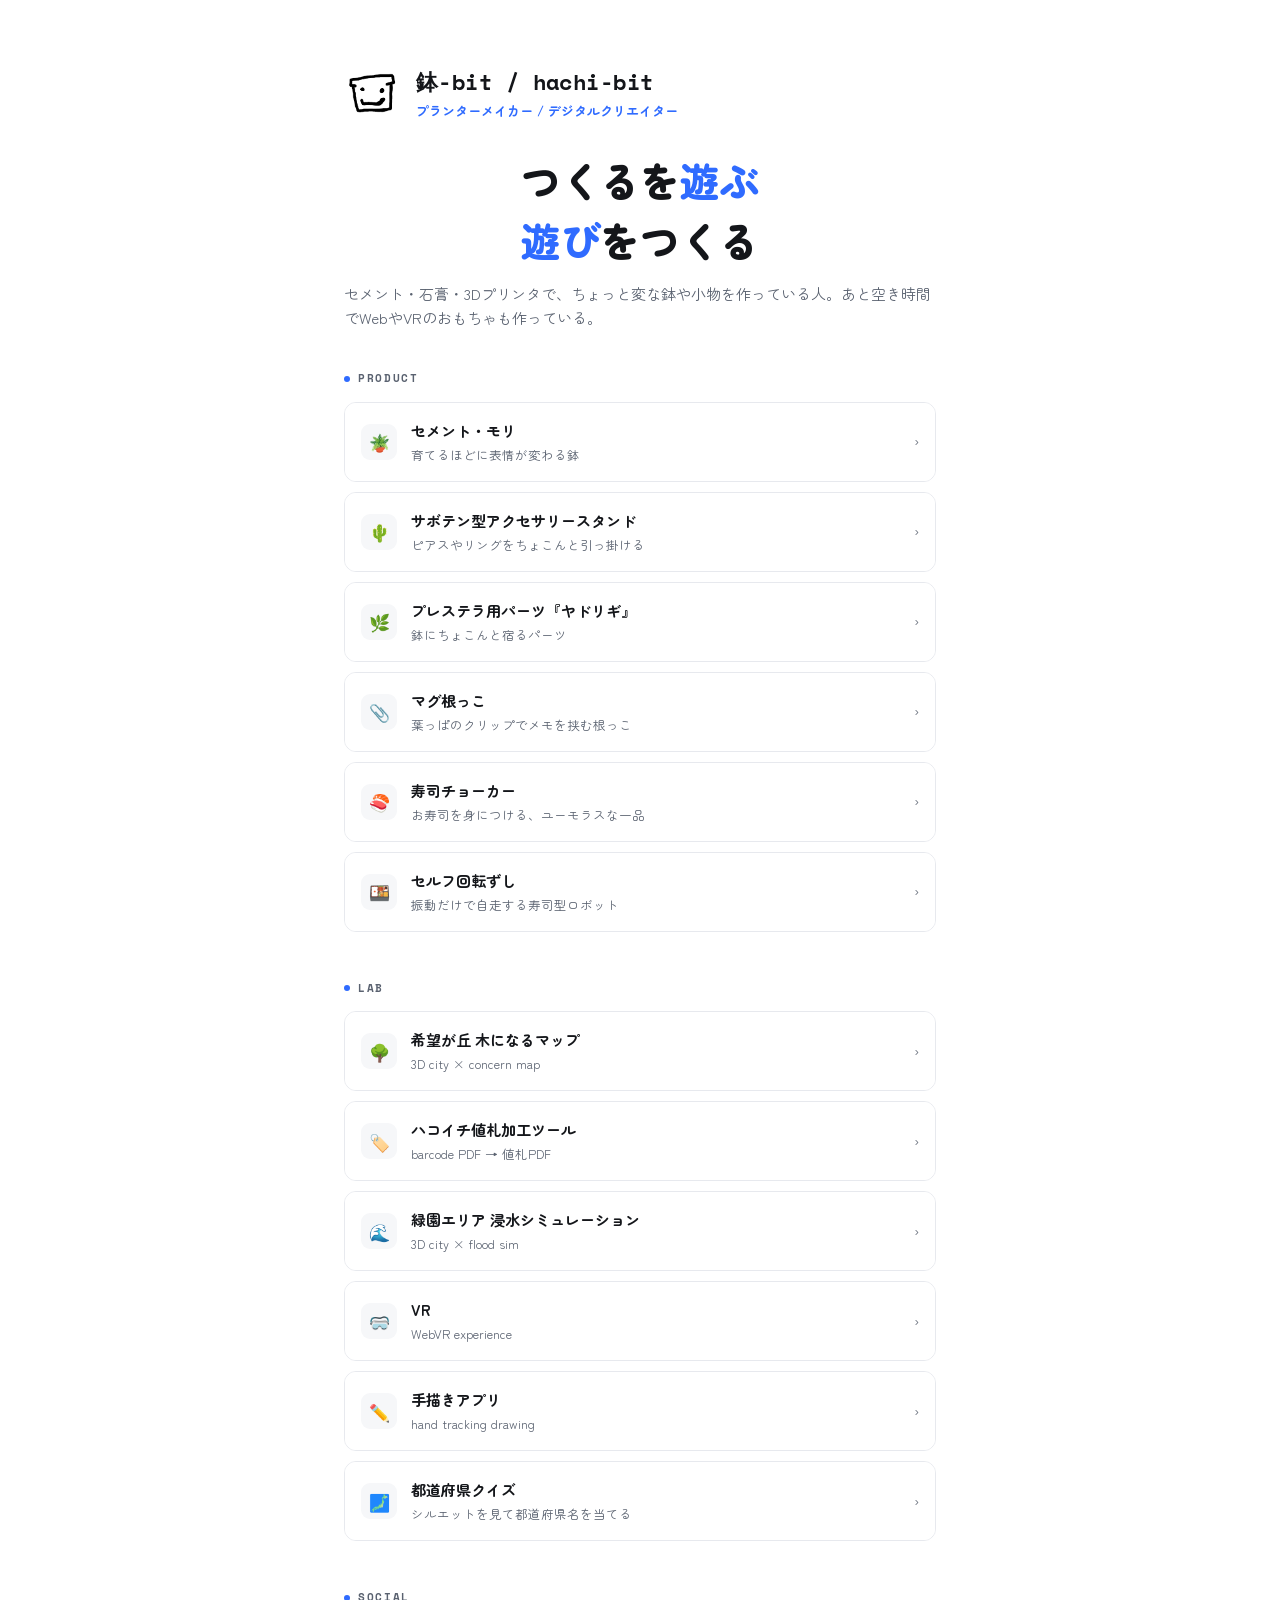
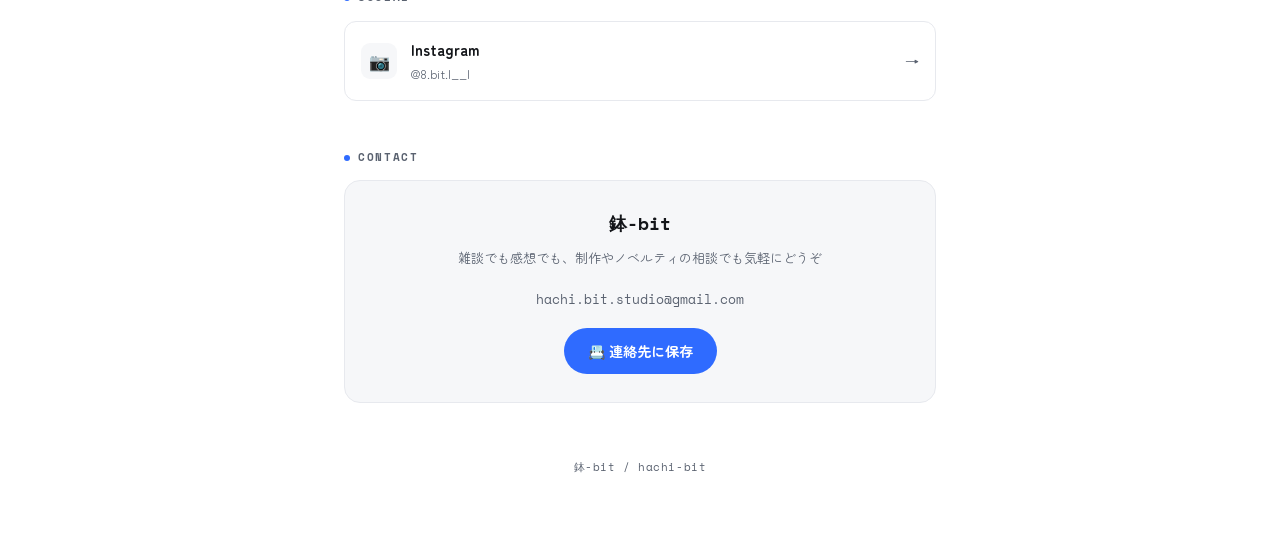
<file: index.html>
<!DOCTYPE html>
<html lang="ja">
<head>
  <meta charset="UTF-8">
  <meta name="viewport" content="width=device-width, initial-scale=1.0">
  <title>鉢-bit | hachi-bit</title>
  <meta name="description" content="鉢-bit(hachi-bit / 8-bit) — つくるを遊ぶ 遊びをつくる">
  <link rel="icon" href="icon.png">
  <!-- OGP -->
  <meta property="og:title" content="鉢-bit | hachi-bit">
  <meta property="og:description" content="つくるを遊ぶ 遊びをつくる">
  <meta property="og:image" content="https://hachi-bit.github.io/link/icon.png">
  <meta property="og:url" content="https://hachi-bit.github.io/link/">
  <meta property="og:type" content="website">
  <meta name="twitter:card" content="summary">
  <meta name="twitter:title" content="鉢-bit | hachi-bit">
  <meta name="twitter:description" content="つくるを遊ぶ 遊びをつくる">
  <meta name="twitter:image" content="https://hachi-bit.github.io/link/icon.png">
  <link rel="preconnect" href="https://fonts.googleapis.com">
  <link href="https://fonts.googleapis.com/css2?family=Zen+Maru+Gothic:wght@400;700;900&family=Space+Mono:wght@400;700&display=swap" rel="stylesheet">
  <!-- JSON-LD -->
  <!-- sameAsはSNS非公開期間のため一時削除。復活時は以下を"description"の下に追加:
    "sameAs": [
      "https://x.com/plant_8bit",
      "https://www.instagram.com/8.bit.l__l/",
      "https://note.com/hachi_bit"
    ]
  -->
  <script type="application/ld+json">
  {
    "@context": "https://schema.org",
    "@type": "Person",
    "name": "鉢-bit",
    "alternateName": ["hachi-bit", "8-bit"],
    "url": "https://hachi-bit.github.io/link/",
    "image": "https://hachi-bit.github.io/link/icon.png",
    "description": "つくるを遊ぶ 遊びをつくる"
  }
  </script>
  <style>
    :root {
      --ink: #14161a;
      --sub: #5a6270;
      --line: #e7e9ee;
      --bg: #ffffff;
      --bg-soft: #f6f7f9;
      --accent: #2f6bff;
      --accent-soft: rgba(47,107,255,0.08);
      --accent-border: rgba(47,107,255,0.25);
      --yellow: #F5C400;
    }

    * { margin: 0; padding: 0; box-sizing: border-box; }

    body {
      background: var(--bg);
      color: var(--ink);
      font-family: 'Zen Maru Gothic', sans-serif;
      line-height: 1.6;
    }

    .container {
      max-width: 640px;
      margin: 0 auto;
      padding: 64px 24px 80px;
    }

    /* ===== Hero ===== */
    .hero {
      display: flex;
      align-items: center;
      gap: 16px;
      margin-bottom: 8px;
    }

    .hero img {
      width: 56px;
      height: 56px;
      border-radius: 50%;
      object-fit: cover;
    }

    .hero-name {
      font-family: 'Space Mono', monospace;
      font-weight: 700;
      font-size: 22px;
      letter-spacing: 0.02em;
    }

    .hero-role {
      font-size: 13px;
      color: var(--accent);
      font-weight: 700;
      margin-top: 2px;
    }

    h1.headline {
      font-size: 40px;
      font-weight: 900;
      line-height: 1.5;
      letter-spacing: -0.01em;
      text-align: center;
      margin: 28px 0 12px;
    }

    h1.headline em {
      font-style: normal;
      color: var(--accent);
    }

    .sub {
      font-size: 15px;
      color: var(--sub);
      margin-bottom: 40px;
    }

    /* ===== セクション ===== */
    .section {
      margin-bottom: 48px;
    }

    .section-label {
      font-family: 'Space Mono', monospace;
      font-size: 11px;
      font-weight: 700;
      color: var(--sub);
      letter-spacing: 0.15em;
      text-transform: uppercase;
      margin-bottom: 14px;
      display: flex;
      align-items: center;
      gap: 8px;
    }

    .section-label::before {
      content: '';
      width: 6px;
      height: 6px;
      border-radius: 50%;
      background: var(--accent);
    }

    /* ===== カード（アコーディオン風の明快なリスト） ===== */
    .item {
      display: flex;
      align-items: center;
      gap: 14px;
      padding: 16px;
      border: 1px solid var(--line);
      border-radius: 12px;
      text-decoration: none;
      color: var(--ink);
      background: #fff;
      margin-bottom: 10px;
      transition: border-color 0.15s, background 0.15s;
    }

    .item:hover {
      border-color: var(--accent-border);
      background: var(--accent-soft);
    }

    .item-icon {
      width: 36px;
      height: 36px;
      border-radius: 9px;
      background: var(--bg-soft);
      display: flex;
      align-items: center;
      justify-content: center;
      flex-shrink: 0;
      font-size: 17px;
    }

    .item:hover .item-icon {
      background: var(--accent-soft);
    }

    .item-body { flex: 1; min-width: 0; }

    .item-title {
      font-size: 15px;
      font-weight: 700;
      margin-bottom: 2px;
    }

    .item-desc {
      font-size: 12.5px;
      color: var(--sub);
    }

    .item-arrow {
      color: var(--sub);
      font-size: 14px;
      flex-shrink: 0;
      transition: transform 0.2s;
    }

    .item:hover .item-arrow {
      color: var(--accent);
    }

    /* ===== 展開式アイテム（Product：ELI5→もっと詳しく） ===== */
    .expand {
      border: 1px solid var(--line);
      border-radius: 12px;
      margin-bottom: 10px;
      overflow: hidden;
    }

    .expand-head {
      display: flex;
      align-items: center;
      gap: 14px;
      padding: 16px;
      cursor: pointer;
      background: #fff;
      transition: background 0.15s;
      -webkit-tap-highlight-color: transparent;
    }

    .expand-head:hover { background: var(--accent-soft); }

    .expand.open .expand-head { background: var(--accent-soft); }

    .expand.open .item-arrow { transform: rotate(90deg); color: var(--accent); }

    .expand-body {
      max-height: 0;
      overflow: hidden;
      transition: max-height 0.25s ease;
      background: var(--bg-soft);
    }

    .expand.open .expand-body {
      max-height: 260px;
    }

    .expand-body-inner {
      padding: 4px 16px 18px 66px;
    }

    .expand-detail {
      font-size: 13px;
      color: var(--sub);
      line-height: 1.8;
      margin-bottom: 12px;
      white-space: pre-line;
    }

    .expand-link {
      display: inline-flex;
      align-items: center;
      gap: 4px;
      font-size: 12.5px;
      font-weight: 700;
      color: var(--accent);
      text-decoration: none;
    }

    /* ===== Contact（answer-engineのヒーロー的な強調ブロック） ===== */
    .contact-block {
      border: 1px solid var(--line);
      border-radius: 16px;
      padding: 28px 24px;
      background: var(--bg-soft);
      text-align: center;
    }

    .contact-name {
      font-family: 'Space Mono', monospace;
      font-weight: 700;
      font-size: 18px;
      margin-bottom: 10px;
    }

    .contact-note {
      font-size: 13px;
      color: var(--sub);
      margin-bottom: 16px;
    }

    .contact-email {
      display: inline-block;
      font-size: 13px;
      color: var(--sub);
      font-family: 'Space Mono', monospace;
      text-decoration: none;
      margin-bottom: 18px;
    }

    .contact-email:hover { color: var(--accent); }

    .contact-btn {
      display: inline-flex;
      align-items: center;
      gap: 8px;
      padding: 12px 24px;
      border-radius: 999px;
      background: var(--accent);
      color: #fff;
      font-weight: 700;
      font-size: 14px;
      text-decoration: none;
      transition: opacity 0.15s;
    }

    .contact-btn:hover { opacity: 0.85; }

    .footer {
      text-align: center;
      font-size: 11px;
      color: var(--sub);
      font-family: 'Space Mono', monospace;
      margin-top: 56px;
      letter-spacing: 0.05em;
    }
  </style>
</head>
<body>

  <div class="container">

    <!-- Hero -->
    <div class="hero">
      <img src="icon.png" alt="鉢-bit">
      <div>
        <div class="hero-name">鉢-bit / hachi-bit</div>
        <div class="hero-role">プランターメイカー / デジタルクリエイター</div>
      </div>
    </div>

    <h1 class="headline">つくるを<em>遊ぶ</em><br><em>遊び</em>をつくる</h1>
    <p class="sub">セメント・石膏・3Dプリンタで、ちょっと変な鉢や小物を作っている人。あと空き時間でWebやVRのおもちゃも作っている。</p>

    <!-- Product -->
    <div class="section">
      <div class="section-label">Product</div>

      <div class="expand">
        <div class="expand-head" onclick="toggleExpand(this)">
          <div class="item-icon">🪴</div>
          <div class="item-body">
            <div class="item-title">セメント・モリ</div>
            <div class="item-desc">育てるほどに表情が変わる鉢</div>
          </div>
          <div class="item-arrow">›</div>
        </div>
        <div class="expand-body">
          <div class="expand-body-inner">
            <div class="expand-detail">素材は石膏。使うほど風合いが移ろい、表情が変わっていく"育てる鉢"。
名前は cement（セメント）× memento mori（死を想え）の言葉遊びから。
完成した瞬間がゴールではなく、朽ちていく過程そのものを楽しむ一点物。</div>
            <a class="expand-link" href="cement-mori/index.html">くわしいページを見る →</a>
          </div>
        </div>
      </div>

      <div class="expand">
        <div class="expand-head" onclick="toggleExpand(this)">
          <div class="item-icon">🌵</div>
          <div class="item-body">
            <div class="item-title">サボテン型アクセサリースタンド</div>
            <div class="item-desc">ピアスやリングをちょこんと引っ掛ける</div>
          </div>
          <div class="item-arrow">›</div>
        </div>
        <div class="expand-body">
          <div class="expand-body-inner">
            <div class="expand-detail">サボテンの形をしたアクセサリースタンド。トゲの部分にピアスやリングをちょこんと引っ掛けられる。3Dプリンタ製。</div>
            <a class="expand-link" href="cactus-stand/index.html">くわしいページを見る →</a>
          </div>
        </div>
      </div>

      <div class="expand">
        <div class="expand-head" onclick="toggleExpand(this)">
          <div class="item-icon">🌿</div>
          <div class="item-body">
            <div class="item-title">プレステラ用パーツ『ヤドリギ』</div>
            <div class="item-desc">鉢にちょこんと宿るパーツ</div>
          </div>
          <div class="item-arrow">›</div>
        </div>
        <div class="expand-body">
          <div class="expand-body-inner">
            <div class="expand-detail">園芸でおなじみのプレステラ鉢に取り付けられるオリジナルパーツ。名前の通り、鉢に宿るヤドリギのようなデザイン。3Dプリンタ製。</div>
            <a class="expand-link" href="yadorigi/index.html">くわしいページを見る →</a>
          </div>
        </div>
      </div>

      <div class="expand">
        <div class="expand-head" onclick="toggleExpand(this)">
          <div class="item-icon">📎</div>
          <div class="item-body">
            <div class="item-title">マグ根っこ</div>
            <div class="item-desc">葉っぱのクリップでメモを挟む根っこ</div>
          </div>
          <div class="item-arrow">›</div>
        </div>
        <div class="expand-body">
          <div class="expand-body-inner">
            <div class="expand-detail">根っこのような丸い土台に、葉っぱ型のクリップが生えたメモホルダー。土台のスリットにメモやカードも挟める。3Dプリンタ製。</div>
            <a class="expand-link" href="mag-nekko/index.html">くわしいページを見る →</a>
          </div>
        </div>
      </div>

      <div class="expand">
        <div class="expand-head" onclick="toggleExpand(this)">
          <div class="item-icon">🍣</div>
          <div class="item-body">
            <div class="item-title">寿司チョーカー</div>
            <div class="item-desc">お寿司を身につける、ユーモラスな一品</div>
          </div>
          <div class="item-arrow">›</div>
        </div>
        <div class="expand-body">
          <div class="expand-body-inner">
            <div class="expand-detail">お寿司モチーフのチョーカーセット。ネタが首元にちょこんと乗る、ちょっとユーモラスで目を引くアクセサリー。3Dプリンタ製。</div>
            <a class="expand-link" href="sushi-choker/index.html">くわしいページを見る →</a>
          </div>
        </div>
      </div>

      <div class="expand">
        <div class="expand-head" onclick="toggleExpand(this)">
          <div class="item-icon">🍱</div>
          <div class="item-body">
            <div class="item-title">セルフ回転ずし</div>
            <div class="item-desc">振動だけで自走する寿司型ロボット</div>
          </div>
          <div class="item-arrow">›</div>
        </div>
        <div class="expand-body">
          <div class="expand-body-inner">
            <div class="expand-detail">3Dプリンタで作った寿司型の振動ロボット。モーターと電池を内蔵していて、振動の力で円を描くように自分で前進する。
「決められたレーンを回るのには、飽きたのさ。」</div>
            <a class="expand-link" href="self-sushi/index.html">くわしいページを見る →</a>
          </div>
        </div>
      </div>
    </div>

    <!-- Lab -->
    <div class="section">
      <div class="section-label">Lab</div>

      <div class="expand">
        <div class="expand-head" onclick="toggleExpand(this)">
          <div class="item-icon">🌳</div>
          <div class="item-body">
            <div class="item-title">希望が丘 木になるマップ</div>
            <div class="item-desc">3D city × concern map</div>
          </div>
          <div class="item-arrow">›</div>
        </div>
        <div class="expand-body">
          <div class="expand-body-inner">
            <div class="expand-detail">PLATEAUの3D都市モデル（建物・地形）の上に、住民から寄せられた「気になること」の投稿をピンとして表示するWebアプリ。投稿はGoogleフォームで受け付け、地図に反映される。</div>
            <a class="expand-link" href="https://hachi-bit.github.io/minamaki-plateau-report/" target="_blank" rel="noopener">マップを開く →</a>
          </div>
        </div>
      </div>

      <div class="expand">
        <div class="expand-head" onclick="toggleExpand(this)">
          <div class="item-icon">🏷️</div>
          <div class="item-body">
            <div class="item-title">ハコイチ値札加工ツール</div>
            <div class="item-desc">barcode PDF → 値札PDF</div>
          </div>
          <div class="item-arrow">›</div>
        </div>
        <div class="expand-body">
          <div class="expand-body-inner">
            <div class="expand-detail">ハコイチ管理システムから出力したバーコードPDFを、ホチキス留めしやすい余白付きの値札PDFに自動変換するツール。サイズ変更など加工機能も搭載。ブラウザだけで完結し、PDFはどこにも送信されない。</div>
            <a class="expand-link" href="https://hachi-bit.github.io/hacoichi-tag-tool/" target="_blank" rel="noopener">ツールを開く →</a>
          </div>
        </div>
      </div>

      <div class="expand">
        <div class="expand-head" onclick="toggleExpand(this)">
          <div class="item-icon">🌊</div>
          <div class="item-body">
            <div class="item-title">緑園エリア 浸水シミュレーション</div>
            <div class="item-desc">3D city × flood sim</div>
          </div>
          <div class="item-arrow">›</div>
        </div>
        <div class="expand-body">
          <div class="expand-body-inner">
            <div class="expand-detail">緑園エリアの地形をもとにした3D都市モデル上で、水位を変えながら浸水の広がりを可視化するシミュレーション。</div>
            <a class="expand-link" href="https://hachi-bit.github.io/ryokuen-suii/" target="_blank" rel="noopener">シミュレーションを開く →</a>
          </div>
        </div>
      </div>

      <div class="expand">
        <div class="expand-head" onclick="toggleExpand(this)">
          <div class="item-icon">🥽</div>
          <div class="item-body">
            <div class="item-title">VR</div>
            <div class="item-desc">WebVR experience</div>
          </div>
          <div class="item-arrow">›</div>
        </div>
        <div class="expand-body">
          <div class="expand-body-inner">
            <div class="expand-detail">ブラウザだけで動くWebVR体験。アプリのインストールなしで、その場で試せる。</div>
            <a class="expand-link" href="https://hachi-bit.github.io/vr/" target="_blank" rel="noopener">VRを開く →</a>
          </div>
        </div>
      </div>

      <div class="expand">
        <div class="expand-head" onclick="toggleExpand(this)">
          <div class="item-icon">✏️</div>
          <div class="item-body">
            <div class="item-title">手描きアプリ</div>
            <div class="item-desc">hand tracking drawing</div>
          </div>
          <div class="item-arrow">›</div>
        </div>
        <div class="expand-body">
          <div class="expand-body-inner">
            <div class="expand-detail">カメラで手の動きをトラッキングして、指先だけでお絵描きができるWebアプリ。</div>
            <a class="expand-link" href="https://hand-drawing-app.vercel.app/" target="_blank" rel="noopener">アプリを開く →</a>
          </div>
        </div>
      </div>

      <div class="expand">
        <div class="expand-head" onclick="toggleExpand(this)">
          <div class="item-icon">🗾</div>
          <div class="item-body">
            <div class="item-title">都道府県クイズ</div>
            <div class="item-desc">シルエットを見て都道府県名を当てる</div>
          </div>
          <div class="item-arrow">›</div>
        </div>
        <div class="expand-body">
          <div class="expand-body-inner">
            <div class="expand-detail">都道府県のシルエット（黒塗り）を見て、都道府県名を漢字で入力して当てるクイズゲーム。「通常モード」「苦手だけモード」「覚えるモード」の3種類で遊べる。</div>
            <a class="expand-link" href="https://hachi-bit.github.io/todofuken-quiz/" target="_blank" rel="noopener">クイズで遊ぶ →</a>
          </div>
        </div>
      </div>
    </div>

    <!-- Social -->
    <div class="section">
      <div class="section-label">Social</div>

      <a class="item" href="https://www.instagram.com/8.bit.l__l/" target="_blank" rel="noopener">
        <div class="item-icon">📷</div>
        <div class="item-body">
          <div class="item-title">Instagram</div>
          <div class="item-desc">@8.bit.l__l</div>
        </div>
        <div class="item-arrow">→</div>
      </a>
    </div>

    <!-- Contact -->
    <div class="section">
      <div class="section-label">Contact</div>
      <div class="contact-block">
        <div class="contact-name">鉢-bit</div>
        <div class="contact-note">雑談でも感想でも、制作やノベルティの相談でも気軽にどうぞ</div>
        <a class="contact-email" href="mailto:hachi.bit.studio@gmail.com">hachi.bit.studio@gmail.com</a>
        <br>
        <a class="contact-btn" href="hachi-bit.vcf">📇 連絡先に保存</a>
      </div>
    </div>

    <div class="footer">鉢-bit / hachi-bit</div>

  </div>

  <script>
    function toggleExpand(head) {
      var expand = head.parentElement;
      var wasOpen = expand.classList.contains('open');
      document.querySelectorAll('.expand.open').forEach(function(el) {
        el.classList.remove('open');
      });
      if (!wasOpen) expand.classList.add('open');
    }
  </script>

</body>
</html>
</file>
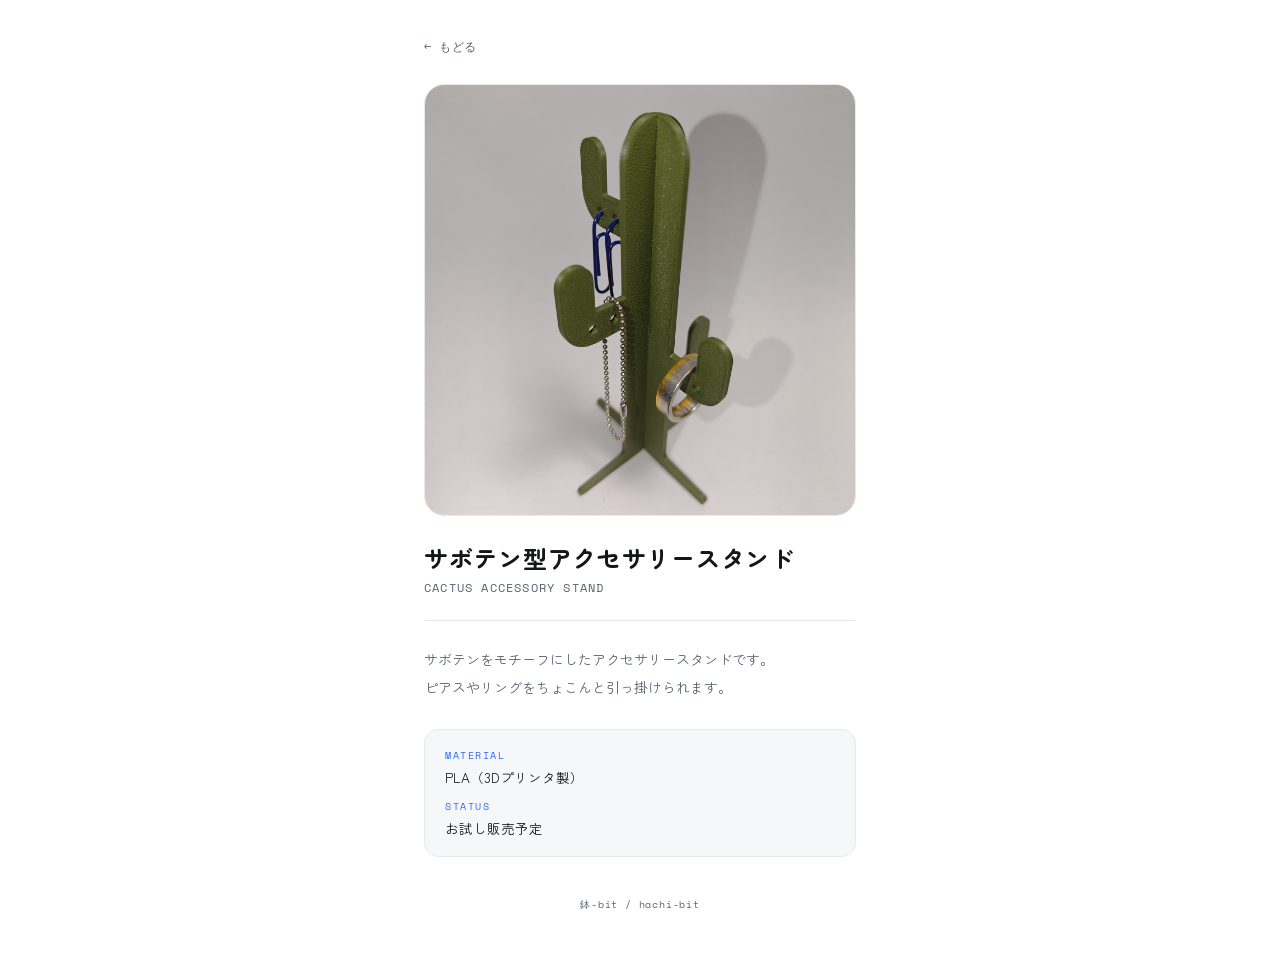
<file: cactus-stand/index.html>
<!DOCTYPE html>
<html lang="ja">
<head>
  <meta charset="UTF-8">
  <meta name="viewport" content="width=device-width, initial-scale=1.0">
  <title>サボテン型アクセサリースタンド | 鉢-bit</title>
  <meta name="description" content="サボテン型アクセサリースタンド — 鉢-bit(hachi-bit)の作品紹介">
  <link rel="icon" href="../icon.png">
  <link rel="preconnect" href="https://fonts.googleapis.com">
  <link href="https://fonts.googleapis.com/css2?family=Zen+Maru+Gothic:wght@400;700;900&family=Space+Mono:wght@400;700&display=swap" rel="stylesheet">
  <link rel="stylesheet" href="../assets/product.css?v=2">
</head>
<body>
  <div class="container">
    <a class="back-link" href="../index.html">← もどる</a>

    <div class="hero"><img src="photo1.jpg" alt="サボテン型アクセサリースタンド"></div>

    <div class="product-name">サボテン型アクセサリースタンド</div>
    <div class="product-sub">cactus accessory stand</div>

    <div class="sep"></div>

    <p class="description">サボテンをモチーフにしたアクセサリースタンドです。
ピアスやリングをちょこんと引っ掛けられます。</p>

    <dl class="details">
      <dt>Material</dt>
      <dd>PLA（3Dプリンタ製）</dd>
      <dt>Status</dt>
      <dd>お試し販売予定</dd>
    </dl>

    <div class="footer">鉢-bit / hachi-bit</div>
  </div>
</body>
</html>
</file>
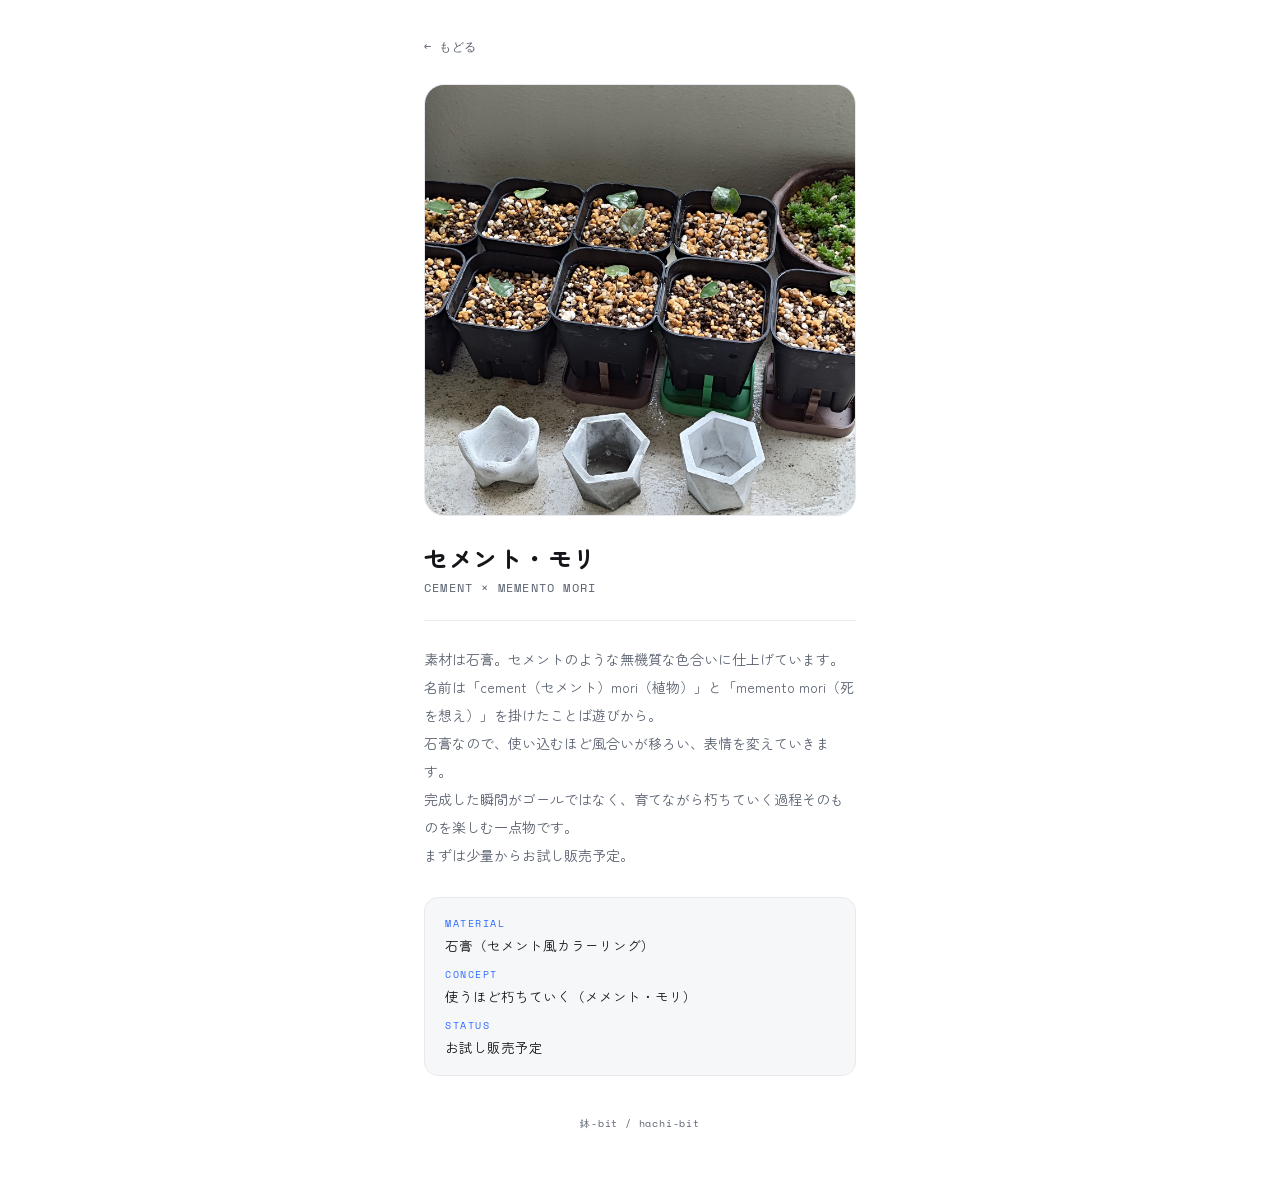
<file: cement-mori/index.html>
<!DOCTYPE html>
<html lang="ja">
<head>
  <meta charset="UTF-8">
  <meta name="viewport" content="width=device-width, initial-scale=1.0">
  <title>セメント・モリ | 鉢-bit</title>
  <meta name="description" content="セメント・モリ — 鉢-bit(hachi-bit)の作品紹介">
  <link rel="icon" href="../icon.png">
  <link rel="preconnect" href="https://fonts.googleapis.com">
  <link href="https://fonts.googleapis.com/css2?family=Zen+Maru+Gothic:wght@400;700;900&family=Space+Mono:wght@400;700&display=swap" rel="stylesheet">
  <link rel="stylesheet" href="../assets/product.css?v=2">
</head>
<body>
  <div class="container">
    <a class="back-link" href="../index.html">← もどる</a>

    <div class="hero"><img src="photo1.jpg" alt="セメント・モリ"></div>

    <div class="product-name">セメント・モリ</div>
    <div class="product-sub">cement × memento mori</div>

    <div class="sep"></div>

    <p class="description">素材は石膏。セメントのような無機質な色合いに仕上げています。
名前は「cement（セメント）mori（植物）」と「memento mori（死を想え）」を掛けたことば遊びから。
石膏なので、使い込むほど風合いが移ろい、表情を変えていきます。
完成した瞬間がゴールではなく、育てながら朽ちていく過程そのものを楽しむ一点物です。
まずは少量からお試し販売予定。</p>

    <dl class="details">
      <dt>Material</dt>
      <dd>石膏（セメント風カラーリング）</dd>
      <dt>Concept</dt>
      <dd>使うほど朽ちていく（メメント・モリ）</dd>
      <dt>Status</dt>
      <dd>お試し販売予定</dd>
    </dl>

    <div class="footer">鉢-bit / hachi-bit</div>
  </div>
</body>
</html>
</file>
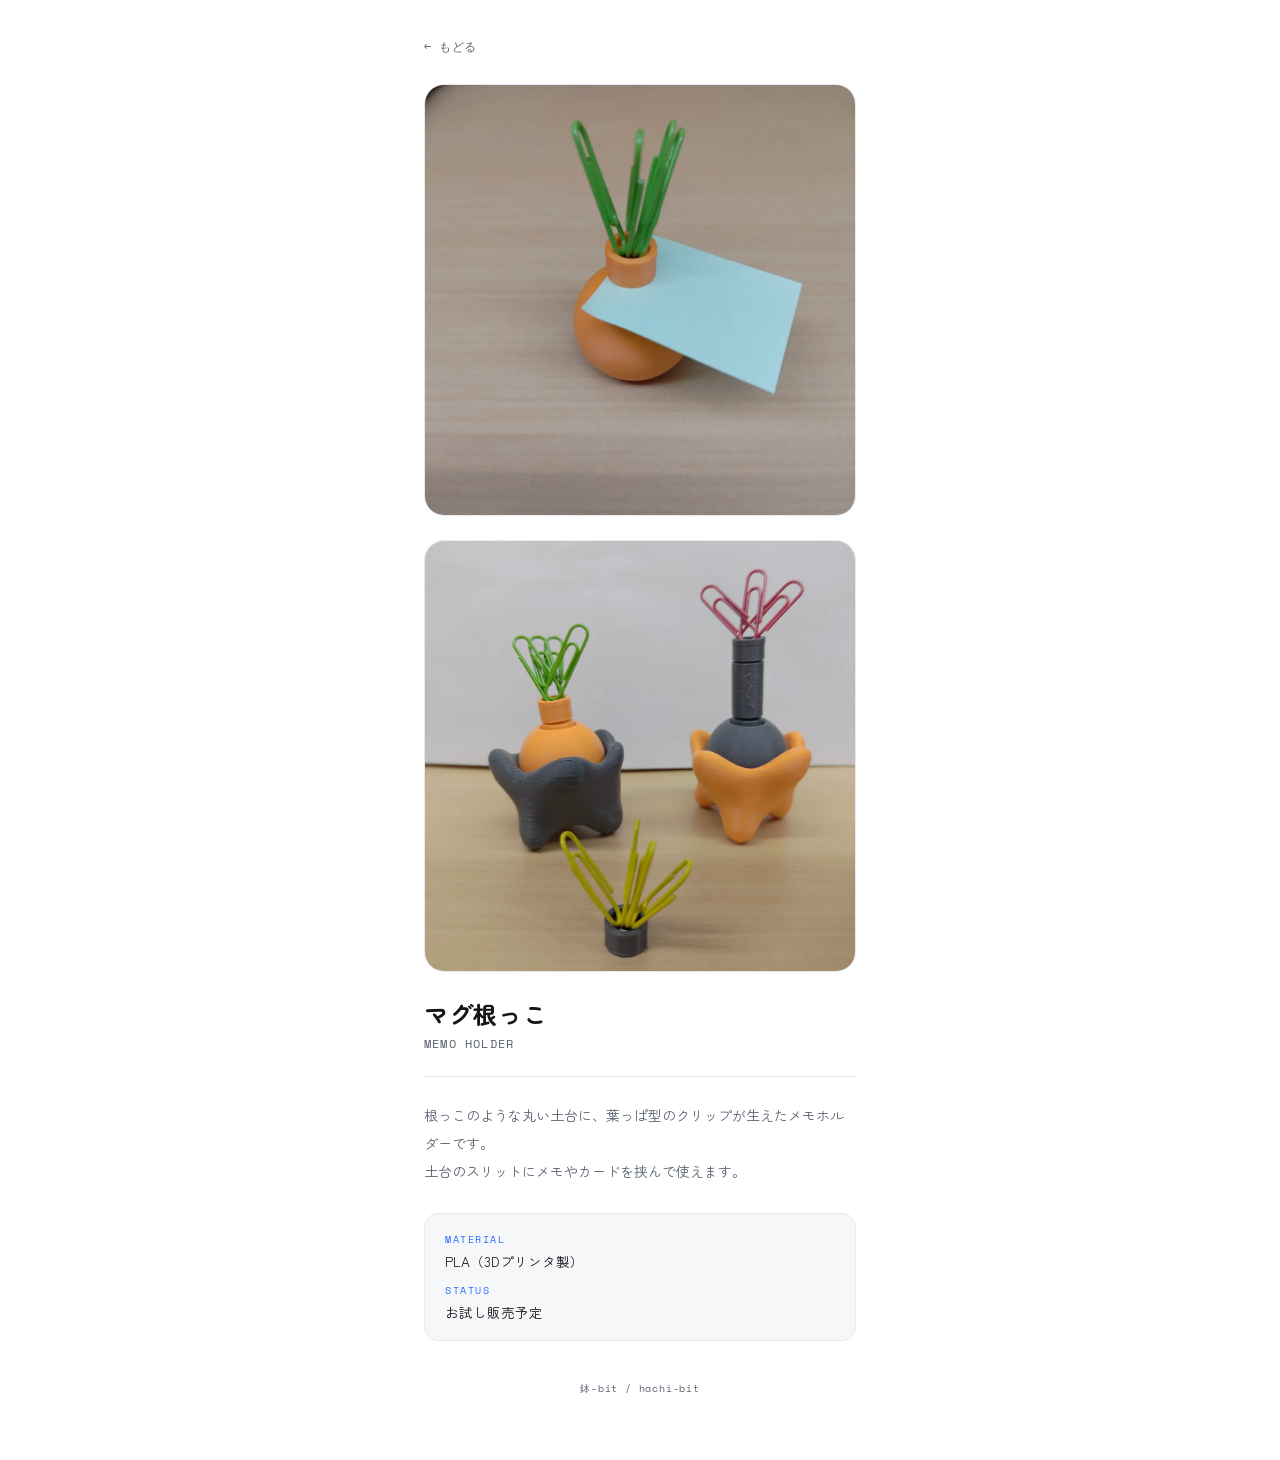
<file: mag-nekko/index.html>
<!DOCTYPE html>
<html lang="ja">
<head>
  <meta charset="UTF-8">
  <meta name="viewport" content="width=device-width, initial-scale=1.0">
  <title>マグ根っこ | 鉢-bit</title>
  <meta name="description" content="マグ根っこ — 鉢-bit(hachi-bit)の作品紹介">
  <link rel="icon" href="../icon.png">
  <link rel="preconnect" href="https://fonts.googleapis.com">
  <link href="https://fonts.googleapis.com/css2?family=Zen+Maru+Gothic:wght@400;700;900&family=Space+Mono:wght@400;700&display=swap" rel="stylesheet">
  <link rel="stylesheet" href="../assets/product.css?v=2">
</head>
<body>
  <div class="container">
    <a class="back-link" href="../index.html">← もどる</a>

    <div class="hero"><img src="photo1.jpg" alt="マグ根っこ"></div>
    <div class="hero"><img src="photo2.jpg" alt="マグ根っこ カラーバリエーション"></div>

    <div class="product-name">マグ根っこ</div>
    <div class="product-sub">memo holder</div>

    <div class="sep"></div>

    <p class="description">根っこのような丸い土台に、葉っぱ型のクリップが生えたメモホルダーです。
土台のスリットにメモやカードを挟んで使えます。</p>

    <dl class="details">
      <dt>Material</dt>
      <dd>PLA（3Dプリンタ製）</dd>
      <dt>Status</dt>
      <dd>お試し販売予定</dd>
    </dl>

    <div class="footer">鉢-bit / hachi-bit</div>
  </div>
</body>
</html>
</file>
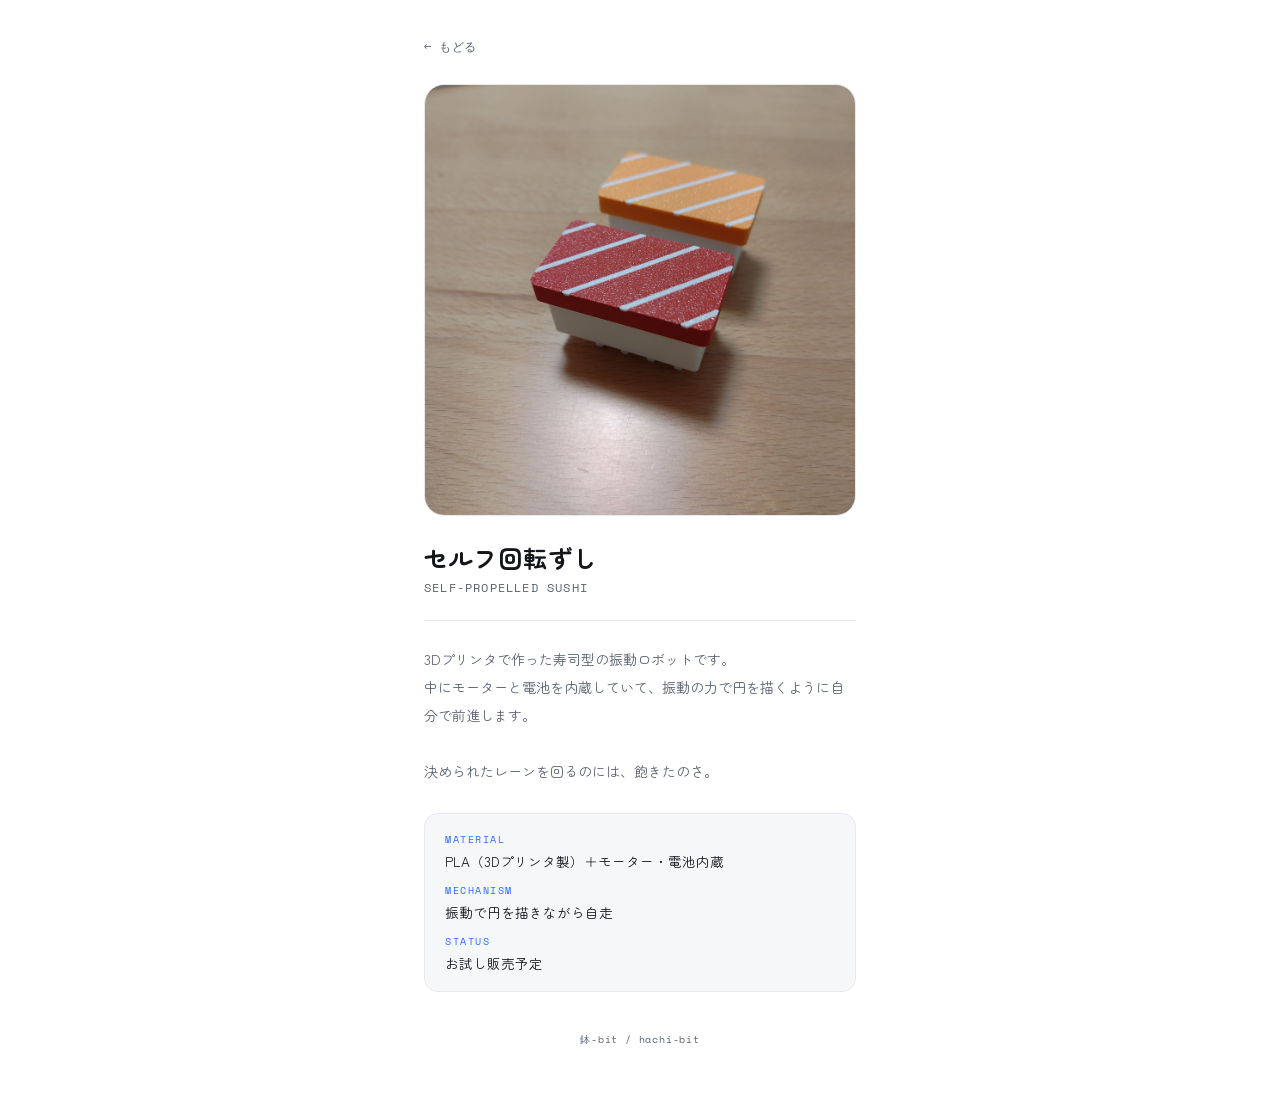
<file: self-sushi/index.html>
<!DOCTYPE html>
<html lang="ja">
<head>
  <meta charset="UTF-8">
  <meta name="viewport" content="width=device-width, initial-scale=1.0">
  <title>セルフ回転ずし | 鉢-bit</title>
  <meta name="description" content="セルフ回転ずし — 鉢-bit(hachi-bit)の作品紹介">
  <link rel="icon" href="../icon.png">
  <link rel="preconnect" href="https://fonts.googleapis.com">
  <link href="https://fonts.googleapis.com/css2?family=Zen+Maru+Gothic:wght@400;700;900&family=Space+Mono:wght@400;700&display=swap" rel="stylesheet">
  <link rel="stylesheet" href="../assets/product.css?v=2">
</head>
<body>
  <div class="container">
    <a class="back-link" href="../index.html">← もどる</a>

    <div class="hero"><img src="photo1.jpg" alt="セルフ回転ずし"></div>

    <div class="product-name">セルフ回転ずし</div>
    <div class="product-sub">self-propelled sushi</div>

    <div class="sep"></div>

    <p class="description">3Dプリンタで作った寿司型の振動ロボットです。
中にモーターと電池を内蔵していて、振動の力で円を描くように自分で前進します。

決められたレーンを回るのには、飽きたのさ。</p>

    <dl class="details">
      <dt>Material</dt>
      <dd>PLA（3Dプリンタ製）＋モーター・電池内蔵</dd>
      <dt>Mechanism</dt>
      <dd>振動で円を描きながら自走</dd>
      <dt>Status</dt>
      <dd>お試し販売予定</dd>
    </dl>

    <div class="footer">鉢-bit / hachi-bit</div>
  </div>
</body>
</html>
</file>
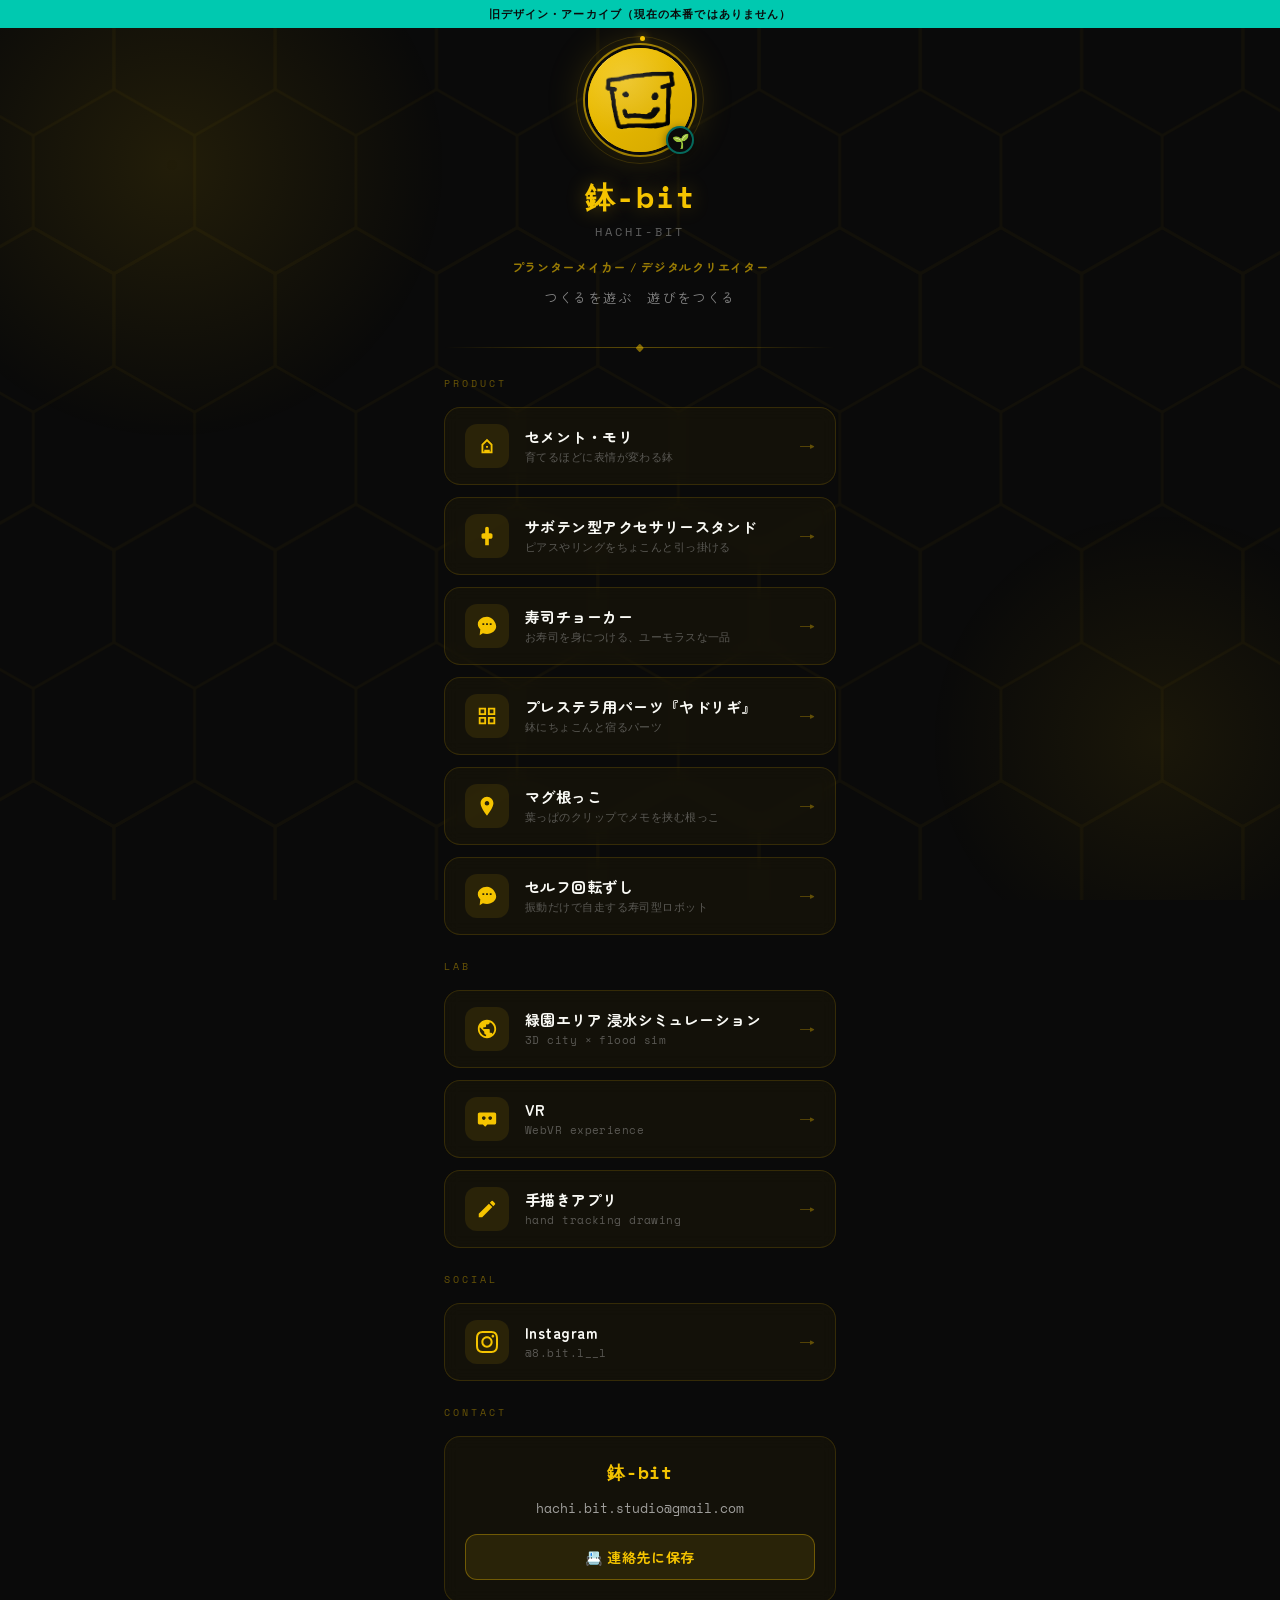
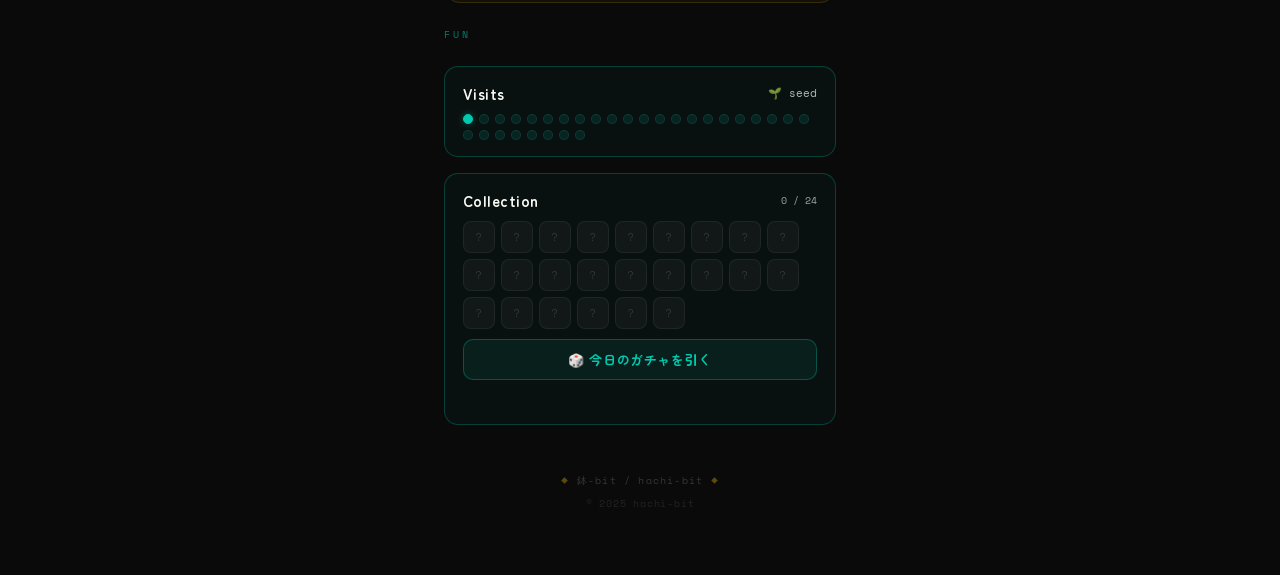
<file: test/index.html>
<!DOCTYPE html>
<html lang="ja">
<head>
  <meta charset="UTF-8">
  <meta name="viewport" content="width=device-width, initial-scale=1.0">
  <title>鉢-bit | hachi-bit (旧デザイン・アーカイブ)</title>
  <meta name="robots" content="noindex, nofollow">
  <meta name="description" content="鉢-bit(hachi-bit / 8-bit) — つくるを遊ぶ 遊びをつくる（旧デザイン）">
  <link rel="icon" href="../icon.png">
  <link rel="preconnect" href="https://fonts.googleapis.com">
  <link href="https://fonts.googleapis.com/css2?family=Zen+Maru+Gothic:wght@400;700;900&family=Space+Mono:wght@400;700&display=swap" rel="stylesheet">
  <style>
    :root {
      --black: #0a0a0a;
      --yellow: #F5C400;
      --yellow-dark: #D4A800;
      --yellow-light: #FFF3B0;
      --white: #FAFAF5;
      --gray: #1a1a1a;
      --card-bg: rgba(245, 196, 0, 0.04);
      --card-border: rgba(245, 196, 0, 0.15);
      --teal: #00C9B0;
      --amber: #E8A43A;
    }

    * {
      margin: 0;
      padding: 0;
      box-sizing: border-box;
    }

    body {
      background-color: var(--black);
      color: var(--white);
      font-family: 'Zen Maru Gothic', sans-serif;
      min-height: 100vh;
      display: flex;
      align-items: center;
      justify-content: center;
      overflow-x: hidden;
    }

    .archive-badge {
      position: fixed;
      top: 0;
      left: 0;
      right: 0;
      z-index: 10;
      background: var(--teal);
      color: var(--black);
      text-align: center;
      font-family: 'Space Mono', monospace;
      font-size: 11px;
      font-weight: 700;
      letter-spacing: 0.1em;
      padding: 6px;
    }

    /* ===== 背景レイヤー ===== */
    .bg-glow {
      position: fixed;
      inset: 0;
      z-index: 0;
      pointer-events: none;
      overflow: hidden;
    }

    .bg-glow::before {
      content: '';
      position: absolute;
      width: 600px;
      height: 600px;
      top: -15%;
      left: -10%;
      background: radial-gradient(circle, rgba(245,196,0,0.10) 0%, transparent 65%);
      animation: glowDrift1 12s ease-in-out infinite;
    }

    .bg-glow::after {
      content: '';
      position: absolute;
      width: 500px;
      height: 500px;
      bottom: -10%;
      right: -10%;
      background: radial-gradient(circle, rgba(245,196,0,0.07) 0%, transparent 65%);
      animation: glowDrift2 15s ease-in-out infinite;
    }

    @keyframes glowDrift1 {
      0%, 100% { transform: translate(0, 0); }
      50% { transform: translate(40px, 30px); }
    }

    @keyframes glowDrift2 {
      0%, 100% { transform: translate(0, 0); }
      50% { transform: translate(-30px, -40px); }
    }

    /* 六角形グリッド背景 */
    .hex-bg {
      position: fixed;
      inset: 0;
      z-index: 0;
      pointer-events: none;
      overflow: hidden;
    }

    .hex-bg svg {
      width: 120%;
      height: 120%;
      margin: -10%;
      opacity: 0.035;
      animation: hexDrift 30s ease-in-out infinite;
    }

    @keyframes hexDrift {
      0%, 100% { transform: translate(0, 0) rotate(0deg); opacity: 0.035; }
      25%      { opacity: 0.05; }
      50%      { transform: translate(-8px, -6px) rotate(1.5deg); opacity: 0.035; }
      75%      { opacity: 0.05; }
    }

    /* 浮遊パーティクル */
    .particles {
      position: fixed;
      inset: 0;
      z-index: 0;
      pointer-events: none;
      overflow: hidden;
    }

    .particle {
      position: absolute;
      width: 3px;
      height: 3px;
      background: var(--yellow);
      border-radius: 50%;
      opacity: 0;
      animation: particleFloat linear infinite;
    }

    .particle:nth-child(1)  { left:  8%; animation-duration: 18s; animation-delay: 0s; }
    .particle:nth-child(2)  { left: 22%; animation-duration: 22s; animation-delay: 3s; }
    .particle:nth-child(3)  { left: 38%; animation-duration: 16s; animation-delay: 6s; }
    .particle:nth-child(4)  { left: 55%; animation-duration: 20s; animation-delay: 1s; }
    .particle:nth-child(5)  { left: 70%; animation-duration: 24s; animation-delay: 4s; }
    .particle:nth-child(6)  { left: 85%; animation-duration: 19s; animation-delay: 8s; }
    .particle:nth-child(7)  { left: 15%; animation-duration: 21s; animation-delay: 10s; }
    .particle:nth-child(8)  { left: 48%; animation-duration: 17s; animation-delay: 5s; }
    .particle:nth-child(9)  { left: 62%; animation-duration: 23s; animation-delay: 7s; }
    .particle:nth-child(10) { left: 92%; animation-duration: 20s; animation-delay: 2s; }

    @keyframes particleFloat {
      0%   { transform: translateY(110vh) scale(0); opacity: 0; }
      10%  { opacity: 0.6; transform: translateY(90vh) scale(1); }
      90%  { opacity: 0.3; }
      100% { transform: translateY(-10vh) scale(0.5); opacity: 0; }
    }

    /* ===== メインコンテナ ===== */
    .container {
      position: relative;
      z-index: 1;
      width: 100%;
      max-width: 440px;
      padding: 48px 24px 64px;
      display: flex;
      flex-direction: column;
      align-items: center;
      gap: 0;
    }

    /* ===== アイコン ===== */
    .icon-area {
      width: 104px;
      height: 104px;
      border-radius: 50%;
      background: linear-gradient(145deg, #F5C400, #D4A800);
      display: flex;
      align-items: center;
      justify-content: center;
      margin-bottom: 22px;
      position: relative;
      box-shadow:
        0 0 0 3px var(--black),
        0 0 0 5px rgba(245,196,0,0.6),
        0 0 40px rgba(245,196,0,0.25),
        0 4px 20px rgba(0,0,0,0.5);
      animation: iconPulse 4s ease-in-out infinite;
    }

    .icon-area .icon-clip {
      width: 100%;
      height: 100%;
      border-radius: 50%;
      overflow: hidden;
      display: flex;
      align-items: center;
      justify-content: center;
      position: relative;
      z-index: 1;
      background: linear-gradient(145deg, #F5C400, #D4A800);
    }

    .icon-area .hachi-icon {
      width: 80%;
      height: 80%;
      object-fit: contain;
      mix-blend-mode: multiply;
    }

    .icon-area::before {
      content: '';
      position: absolute;
      inset: -12px;
      border-radius: 50%;
      border: 1px solid rgba(245,196,0,0.15);
      animation: ringRotate 20s linear infinite;
    }

    .icon-area::after {
      content: '';
      position: absolute;
      inset: 0;
      border-radius: 50%;
      background: radial-gradient(circle at 35% 30%, rgba(255,255,255,0.20), transparent 55%);
      z-index: 2;
    }

    @keyframes iconPulse {
      0%, 100% { box-shadow: 0 0 0 3px var(--black), 0 0 0 5px rgba(245,196,0,0.6), 0 0 40px rgba(245,196,0,0.25), 0 4px 20px rgba(0,0,0,0.5); }
      50%      { box-shadow: 0 0 0 3px var(--black), 0 0 0 5px rgba(245,196,0,0.8), 0 0 60px rgba(245,196,0,0.4), 0 4px 20px rgba(0,0,0,0.5); }
    }

    @keyframes ringRotate {
      from { transform: rotate(0deg); }
      to   { transform: rotate(360deg); }
    }

    /* 軌道ドット */
    .orbit-dot {
      position: absolute;
      width: 5px;
      height: 5px;
      background: var(--yellow);
      border-radius: 50%;
      top: -12px;
      left: 50%;
      transform-origin: 50% calc(50% + 64px);
      animation: ringRotate 20s linear infinite;
      box-shadow: 0 0 8px rgba(245,196,0,0.8);
    }

    /* ===== 名前 ===== */
    .name {
      font-family: 'Space Mono', monospace;
      font-weight: 700;
      font-size: 30px;
      letter-spacing: 0.06em;
      color: var(--yellow);
      margin-bottom: 4px;
      text-align: center;
      text-shadow: 0 0 20px rgba(245,196,0,0.3);
    }

    .name-jp {
      font-size: 12px;
      color: rgba(255,255,255,0.35);
      letter-spacing: 0.25em;
      margin-bottom: 18px;
      font-family: 'Space Mono', monospace;
      text-transform: uppercase;
    }

    /* ===== 肩書き ===== */
    .role {
      font-size: 12px;
      color: rgba(245,196,0,0.6);
      text-align: center;
      letter-spacing: 0.06em;
      margin-bottom: 10px;
      font-weight: 700;
    }

    /* ===== タグライン ===== */
    .tagline {
      font-size: 13.5px;
      color: rgba(255,255,255,0.50);
      text-align: center;
      line-height: 1.9;
      margin-bottom: 36px;
      letter-spacing: 0.06em;
    }

    .tagline em {
      color: var(--yellow);
      font-style: normal;
      font-weight: 700;
    }

    /* ===== セパレーター ===== */
    .sep {
      width: 100%;
      height: 1px;
      background: linear-gradient(90deg, transparent 0%, rgba(245,196,0,0.25) 30%, rgba(245,196,0,0.35) 50%, rgba(245,196,0,0.25) 70%, transparent 100%);
      margin-bottom: 28px;
      position: relative;
    }

    .sep::after {
      content: '◆';
      position: absolute;
      top: 50%;
      left: 50%;
      transform: translate(-50%, -50%);
      font-size: 8px;
      color: var(--yellow);
      opacity: 0.5;
    }

    /* ===== セクションラベル ===== */
    .section-label {
      font-family: 'Space Mono', monospace;
      font-size: 10px;
      color: rgba(245,196,0,0.4);
      letter-spacing: 0.3em;
      text-transform: uppercase;
      margin-bottom: 16px;
      align-self: flex-start;
    }

    .label-fun {
      color: rgba(0, 201, 176, 0.6);
    }

    /* ===== リンクボタン ===== */
    .links {
      width: 100%;
      display: flex;
      flex-direction: column;
      gap: 12px;
    }

    .link-btn {
      display: flex;
      align-items: center;
      gap: 16px;
      padding: 16px 20px;
      border: 1px solid var(--card-border);
      border-radius: 16px;
      background: var(--card-bg);
      color: var(--white);
      text-decoration: none;
      transition: all 0.3s cubic-bezier(0.23, 1, 0.32, 1);
      position: relative;
      overflow: hidden;
      backdrop-filter: blur(8px);
      -webkit-backdrop-filter: blur(8px);
    }

    .link-btn::before {
      content: '';
      position: absolute;
      inset: 0;
      background: linear-gradient(135deg, rgba(245,196,0,0.06) 0%, transparent 30%);
      opacity: 0;
      transition: opacity 0.3s;
    }

    /* ホバー時にボーダーが光る */
    .link-btn::after {
      content: '';
      position: absolute;
      inset: -1px;
      border-radius: 16px;
      background: linear-gradient(135deg, rgba(245,196,0,0.5), transparent 25%, transparent 75%, rgba(245,196,0,0.3));
      z-index: -1;
      opacity: 0;
      transition: opacity 0.3s;
    }

    .link-btn:hover {
      border-color: rgba(245,196,0,0.5);
      transform: translateY(-3px);
      box-shadow:
        0 12px 40px rgba(245,196,0,0.15),
        0 4px 12px rgba(0,0,0,0.4);
      background: rgba(245,196,0,0.06);
    }

    .link-btn:hover::before {
      opacity: 1;
    }

    .link-btn:hover::after {
      opacity: 1;
    }

    .link-btn:active {
      transform: translateY(-1px) scale(0.995);
    }

    .link-icon {
      width: 44px;
      height: 44px;
      border-radius: 12px;
      display: flex;
      align-items: center;
      justify-content: center;
      flex-shrink: 0;
      transition: all 0.3s;
      background: rgba(245,196,0,0.10);
    }

    .link-btn:hover .link-icon {
      background: rgba(245,196,0,0.20);
      box-shadow: 0 0 16px rgba(245,196,0,0.15);
    }

    .link-icon svg {
      width: 22px;
      height: 22px;
      fill: var(--yellow);
      transition: transform 0.3s;
    }

    .link-btn:hover .link-icon svg {
      transform: scale(1.1);
    }

    .link-text {
      flex: 1;
      min-width: 0;
    }

    .link-label {
      font-size: 15px;
      font-weight: 700;
      color: var(--white);
      margin-bottom: 2px;
      letter-spacing: 0.03em;
    }

    .link-sub {
      font-size: 11px;
      color: rgba(255,255,255,0.30);
      font-family: 'Space Mono', monospace;
      letter-spacing: 0.04em;
      white-space: nowrap;
      overflow: hidden;
      text-overflow: ellipsis;
    }

    .link-arrow {
      color: rgba(245,196,0,0.35);
      font-size: 16px;
      transition: all 0.3s;
      flex-shrink: 0;
    }

    .link-btn:hover .link-arrow {
      transform: translateX(4px);
      color: var(--yellow);
    }

    /* ===== セクション間スペーサー ===== */
    .spacer {
      height: 24px;
      width: 100%;
    }

    /* ===== 名刺カード ===== */
    .meishi-card {
      width: 100%;
      padding: 22px 20px;
      border: 1px solid var(--card-border);
      border-radius: 16px;
      background: var(--card-bg);
      display: flex;
      flex-direction: column;
      align-items: center;
      text-align: center;
      backdrop-filter: blur(8px);
      -webkit-backdrop-filter: blur(8px);
    }

    .meishi-name {
      font-family: 'Space Mono', monospace;
      font-weight: 700;
      font-size: 18px;
      color: var(--yellow);
      letter-spacing: 0.04em;
      margin-bottom: 14px;
    }

    .meishi-email {
      font-size: 12.5px;
      color: rgba(255,255,255,0.6);
      font-family: 'Space Mono', monospace;
      text-decoration: none;
      margin-bottom: 16px;
      transition: color 0.2s;
    }

    .meishi-email:hover {
      color: var(--yellow);
    }

    .meishi-save-btn {
      display: inline-flex;
      align-items: center;
      justify-content: center;
      gap: 8px;
      width: 100%;
      padding: 12px;
      border: 1px solid rgba(245,196,0,0.35);
      border-radius: 12px;
      background: rgba(245,196,0,0.10);
      color: var(--yellow);
      font-family: 'Zen Maru Gothic', sans-serif;
      font-size: 14px;
      font-weight: 700;
      letter-spacing: 0.04em;
      text-decoration: none;
      transition: all 0.25s;
    }

    .meishi-save-btn:hover {
      background: rgba(245,196,0,0.18);
      transform: translateY(-1px);
    }

    .meishi-save-btn:active {
      transform: translateY(0) scale(0.98);
    }

    /* ===== フッター ===== */
    .footer {
      margin-top: 48px;
      text-align: center;
      display: flex;
      flex-direction: column;
      align-items: center;
      gap: 8px;
    }

    .footer-badge {
      display: inline-flex;
      align-items: center;
      gap: 8px;
      font-family: 'Space Mono', monospace;
      font-size: 10px;
      color: rgba(255,255,255,0.18);
      letter-spacing: 0.12em;
    }

    .footer-badge span {
      color: var(--yellow);
      opacity: 0.35;
      font-size: 7px;
    }

    .footer-copy {
      font-size: 10px;
      color: rgba(255,255,255,0.10);
      font-family: 'Space Mono', monospace;
      letter-spacing: 0.08em;
    }

    /* ===== フェードインアニメーション ===== */
    .container > * {
      animation: fadeUp 0.7s cubic-bezier(0.23, 1, 0.32, 1) forwards;
      opacity: 0;
    }

    .icon-area        { animation-delay: 0.05s; }
    .name             { animation-delay: 0.12s; }
    .name-jp          { animation-delay: 0.16s; }
    .role             { animation-delay: 0.20s; }
    .tagline          { animation-delay: 0.24s; }
    .sep              { animation-delay: 0.30s; }
    .spacer           { animation-delay: 0.30s; }
    .section-label:nth-of-type(1) { animation-delay: 0.34s; }
    .links:nth-of-type(1)         { animation-delay: 0.38s; }
    .section-label:nth-of-type(2) { animation-delay: 0.42s; }
    .links:nth-of-type(2)         { animation-delay: 0.46s; }
    .section-label:nth-of-type(3) { animation-delay: 0.50s; }
    .links:nth-of-type(3)         { animation-delay: 0.54s; }
    .section-label:nth-of-type(4) { animation-delay: 0.58s; }
    .meishi-card       { animation-delay: 0.62s; }
    .fun-area          { animation-delay: 0.68s; }
    .footer           { animation-delay: 0.76s; }

    @keyframes fadeUp {
      from { opacity: 0; transform: translateY(20px); }
      to   { opacity: 1; transform: translateY(0); }
    }

    /* ===== 成長バッジ（アイコン右下） ===== */
    .growth-badge {
      position: absolute;
      bottom: -2px;
      right: -2px;
      width: 28px;
      height: 28px;
      background: var(--black);
      border: 2px solid rgba(0,201,176,0.5);
      border-radius: 50%;
      display: flex;
      align-items: center;
      justify-content: center;
      font-size: 14px;
      z-index: 3;
      box-shadow: 0 2px 8px rgba(0,0,0,0.5);
    }

    /* ===== スタンプ＆コレクションエリア ===== */
    .fun-area {
      width: 100%;
      margin-top: 8px;
      display: flex;
      flex-direction: column;
      gap: 16px;
    }

    .fun-section {
      padding: 16px 18px;
      border: 1px solid rgba(0,201,176,0.25);
      border-radius: 14px;
      background: rgba(0,201,176,0.04);
      transition: all 0.3s cubic-bezier(0.23, 1, 0.32, 1);
      position: relative;
      overflow: hidden;
    }

    .fun-section::before {
      content: '';
      position: absolute;
      inset: 0;
      background: linear-gradient(135deg, rgba(0,201,176,0.06), transparent 18%);
      opacity: 0;
      transition: opacity 0.3s;
    }

    .fun-section::after {
      content: '';
      position: absolute;
      inset: -1px;
      border-radius: 14px;
      background: linear-gradient(135deg, rgba(0,201,176,0.35), transparent 15%, transparent 85%, rgba(0,201,176,0.2));
      z-index: -1;
      opacity: 0;
      transition: opacity 0.3s;
    }

    .fun-section:hover {
      border-color: rgba(0,201,176,0.50);
      transform: translateY(-2px);
      box-shadow: 0 8px 24px rgba(0,201,176,0.10), 0 2px 8px rgba(0,0,0,0.3);
    }

    .fun-section:hover::before,
    .fun-section:hover::after {
      opacity: 1;
    }

    .fun-header {
      display: flex;
      align-items: center;
      justify-content: space-between;
      margin-bottom: 10px;
      position: relative;
      z-index: 1;
    }

    .fun-title {
      font-size: 15px;
      font-weight: 700;
      color: var(--white);
      letter-spacing: 0.03em;
    }

    .fun-stage {
      font-size: 11px;
      color: rgba(255,255,255,0.7);
      font-family: 'Space Mono', monospace;
    }

    /* スタンプドット */
    .stamp-track {
      display: flex;
      gap: 6px;
      flex-wrap: wrap;
      position: relative;
      z-index: 1;
    }

    .stamp-dot {
      width: 10px;
      height: 10px;
      border-radius: 50%;
      background: rgba(0,201,176,0.10);
      border: 1px solid rgba(0,201,176,0.15);
      transition: all 0.3s;
    }

    .stamp-dot.filled {
      background: var(--teal);
      border-color: var(--teal);
      box-shadow: 0 0 6px rgba(0,201,176,0.4);
    }

    .stamp-dot.today {
      animation: stampPop 0.5s ease;
    }

    @keyframes stampPop {
      0%   { transform: scale(0); }
      60%  { transform: scale(1.4); }
      100% { transform: scale(1); }
    }

    /* コレクション */
    .collection-grid {
      display: flex;
      flex-wrap: wrap;
      gap: 6px;
      position: relative;
      z-index: 1;
    }

    .collection-slot {
      width: 32px;
      height: 32px;
      border-radius: 8px;
      background: rgba(255,255,255,0.03);
      border: 1px solid rgba(255,255,255,0.06);
      display: flex;
      align-items: center;
      justify-content: center;
      font-size: 16px;
    }

    .collection-slot.empty {
      color: rgba(255,255,255,0.15);
      font-size: 10px;
    }

    .collection-slot.new {
      animation: slotShine 1s ease;
      border-color: var(--teal);
      box-shadow: 0 0 12px rgba(0,201,176,0.3);
    }

    @keyframes slotShine {
      0%   { transform: scale(0) rotate(-180deg); opacity: 0; }
      50%  { transform: scale(1.3) rotate(0deg); opacity: 1; }
      100% { transform: scale(1) rotate(0deg); opacity: 1; }
    }

    .gacha-btn {
      margin-top: 10px;
      width: 100%;
      padding: 10px;
      border: 1px solid rgba(0,201,176,0.30);
      border-radius: 10px;
      background: rgba(0,201,176,0.08);
      color: var(--teal);
      font-family: 'Zen Maru Gothic', sans-serif;
      font-size: 13px;
      font-weight: 700;
      cursor: pointer;
      transition: all 0.25s;
      letter-spacing: 0.05em;
      position: relative;
      z-index: 1;
    }

    .gacha-btn:hover {
      background: rgba(0,201,176,0.15);
      box-shadow: 0 4px 16px rgba(0,201,176,0.2);
      transform: translateY(-1px);
    }

    .gacha-btn:active {
      transform: translateY(0) scale(0.98);
    }

    .gacha-btn:disabled {
      opacity: 0.4;
      cursor: default;
      transform: none;
      box-shadow: none;
    }

    .gacha-result {
      text-align: center;
      margin-top: 10px;
      font-size: 12px;
      color: rgba(255,255,255,0.6);
      min-height: 18px;
    }

    .gacha-result .new-emoji {
      font-size: 28px;
      display: inline-block;
      animation: slotShine 0.8s ease;
    }

    .collection-count {
      font-family: 'Space Mono', monospace;
      font-size: 10px;
      color: rgba(255,255,255,0.6);
    }

    /* ===== reduced motion ===== */
    @media (prefers-reduced-motion: reduce) {
      *, *::before, *::after {
        animation-duration: 0.01ms !important;
        animation-iteration-count: 1 !important;
        transition-duration: 0.01ms !important;
      }
    }
  </style>
</head>
<body>

  <div class="archive-badge">旧デザイン・アーカイブ（現在の本番ではありません）</div>

  <!-- 背景グロー -->
  <div class="bg-glow"></div>

  <!-- 六角形グリッド -->
  <div class="hex-bg">
    <svg viewBox="0 0 400 600" xmlns="http://www.w3.org/2000/svg" preserveAspectRatio="xMidYMid slice">
      <defs>
        <pattern id="hex" x="0" y="0" width="42" height="72" patternUnits="userSpaceOnUse">
          <!-- Row 1 -->
          <polygon points="21,0 42,12 42,36 21,48 0,36 0,12" fill="none" stroke="#F5C400" stroke-width="0.8"/>
          <!-- Row 2 (offset) - left -->
          <polygon points="0,36 21,48 21,72 0,84 -21,72 -21,48" fill="none" stroke="#F5C400" stroke-width="0.8"/>
          <!-- Row 2 (offset) - right -->
          <polygon points="42,36 63,48 63,72 42,84 21,72 21,48" fill="none" stroke="#F5C400" stroke-width="0.8"/>
        </pattern>
      </defs>
      <rect width="100%" height="100%" fill="url(#hex)"/>
    </svg>
  </div>

  <!-- 浮遊パーティクル -->
  <div class="particles">
    <div class="particle"></div>
    <div class="particle"></div>
    <div class="particle"></div>
    <div class="particle"></div>
    <div class="particle"></div>
    <div class="particle"></div>
    <div class="particle"></div>
    <div class="particle"></div>
    <div class="particle"></div>
    <div class="particle"></div>
  </div>

  <div class="container">

    <!-- アイコン -->
    <div class="icon-area">
      <div class="orbit-dot"></div>
      <div class="icon-clip">
        <img src="../icon.png" alt="鉢-bit" class="hachi-icon">
      </div>
      <div class="growth-badge" id="growthBadge">🌱</div>
    </div>

    <!-- ブランド名 -->
    <div class="name">鉢-bit</div>
    <div class="name-jp">hachi-bit</div>

    <!-- 肩書き -->
    <div class="role">プランターメイカー / デジタルクリエイター</div>

    <!-- タグライン -->
    <p class="tagline">
      つくるを遊ぶ　遊びをつくる
    </p>

    <div class="sep"></div>

    <!-- Works（物理作品） -->
    <div class="section-label">Product</div>
    <div class="links">

      <!-- セメント・モリ -->
      <a class="link-btn" href="../cement-mori/index.html">
        <div class="link-icon">
          <svg viewBox="0 0 24 24" xmlns="http://www.w3.org/2000/svg">
            <path d="M6 20h12V10L12 4 6 10v10zm2-2v-7.2l4-3.6 4 3.6V18H8zm3-6h2v2h-2v-2zm-2 4h6v2H9v-2z"/>
          </svg>
        </div>
        <div class="link-text">
          <div class="link-label">セメント・モリ</div>
          <div class="link-sub">育てるほどに表情が変わる鉢</div>
        </div>
        <div class="link-arrow" aria-hidden="true">→</div>
      </a>

      <!-- サボテン型アクセサリースタンド -->
      <a class="link-btn" href="../cactus-stand/index.html">
        <div class="link-icon">
          <svg viewBox="0 0 24 24" xmlns="http://www.w3.org/2000/svg">
            <path d="M12 2c-1.1 0-2 .9-2 2v5H8c-1.1 0-2 .9-2 2v2c0 1.1.9 2 2 2h2v7h4v-7h2c1.1 0 2-.9 2-2v-2c0-1.1-.9-2-2-2h-2V4c0-1.1-.9-2-2-2z"/>
          </svg>
        </div>
        <div class="link-text">
          <div class="link-label">サボテン型アクセサリースタンド</div>
          <div class="link-sub">ピアスやリングをちょこんと引っ掛ける</div>
        </div>
        <div class="link-arrow" aria-hidden="true">→</div>
      </a>

      <!-- 寿司チョーカー -->
      <a class="link-btn" href="../sushi-choker/index.html">
        <div class="link-icon">
          <svg viewBox="0 0 24 24" xmlns="http://www.w3.org/2000/svg">
            <path d="M12 2C6.48 2 2 5.58 2 10c0 2.13 1.06 4.04 2.72 5.41L4 22l3.5-2.2c1.36.54 2.88.84 4.5.84 5.52 0 10-3.58 10-8S17.52 2 12 2zm-3 9H7V9h2v2zm4 0h-2V9h2v2zm4 0h-2V9h2v2z"/>
          </svg>
        </div>
        <div class="link-text">
          <div class="link-label">寿司チョーカー</div>
          <div class="link-sub">お寿司を身につける、ユーモラスな一品</div>
        </div>
        <div class="link-arrow" aria-hidden="true">→</div>
      </a>

      <!-- プレステラ用パーツ『ヤドリギ』 -->
      <a class="link-btn" href="../yadorigi/index.html">
        <div class="link-icon">
          <svg viewBox="0 0 24 24" xmlns="http://www.w3.org/2000/svg">
            <path d="M3 3h8v8H3V3zm2 2v4h4V5H5zm8-2h8v8h-8V3zm2 2v4h4V5h-4zM3 13h8v8H3v-8zm2 2v4h4v-4H5zm8-2h8v8h-8v-8zm2 2v4h4v-4h-4z"/>
          </svg>
        </div>
        <div class="link-text">
          <div class="link-label">プレステラ用パーツ『ヤドリギ』</div>
          <div class="link-sub">鉢にちょこんと宿るパーツ</div>
        </div>
        <div class="link-arrow" aria-hidden="true">→</div>
      </a>

      <!-- マグ根っこ -->
      <a class="link-btn" href="../mag-nekko/index.html">
        <div class="link-icon">
          <svg viewBox="0 0 24 24" xmlns="http://www.w3.org/2000/svg">
            <path d="M12 2C8 2 5 5.5 5 9c0 4.5 5 10.5 6.3 12.9.3.5 1 .5 1.3 0C13.9 19.5 19 13.5 19 9c0-3.5-3-7-7-7zm0 9.5c-1.4 0-2.5-1.1-2.5-2.5S10.6 6.5 12 6.5s2.5 1.1 2.5 2.5S13.4 11.5 12 11.5z"/>
          </svg>
        </div>
        <div class="link-text">
          <div class="link-label">マグ根っこ</div>
          <div class="link-sub">葉っぱのクリップでメモを挟む根っこ</div>
        </div>
        <div class="link-arrow" aria-hidden="true">→</div>
      </a>

      <!-- セルフ回転ずし -->
      <a class="link-btn" href="../self-sushi/index.html">
        <div class="link-icon">
          <svg viewBox="0 0 24 24" xmlns="http://www.w3.org/2000/svg">
            <path d="M12 2C6.48 2 2 5.58 2 10c0 2.13 1.06 4.04 2.72 5.41L4 22l3.5-2.2c1.36.54 2.88.84 4.5.84 5.52 0 10-3.58 10-8S17.52 2 12 2zm-3 9H7V9h2v2zm4 0h-2V9h2v2zm4 0h-2V9h2v2z"/>
          </svg>
        </div>
        <div class="link-text">
          <div class="link-label">セルフ回転ずし</div>
          <div class="link-sub">振動だけで自走する寿司型ロボット</div>
        </div>
        <div class="link-arrow" aria-hidden="true">→</div>
      </a>

    </div>

    <div class="spacer"></div>

    <!-- Lab（デジタル作品） -->
    <div class="section-label">Lab</div>
    <div class="links">

      <!-- 緑園水位シミュレーション -->
      <a class="link-btn" href="https://hachi-bit.github.io/ryokuen-suii/" target="_blank" rel="noopener">
        <div class="link-icon">
          <svg viewBox="0 0 24 24" xmlns="http://www.w3.org/2000/svg">
            <path d="M12 2C6.48 2 2 6.48 2 12s4.48 10 10 10 10-4.48 10-10S17.52 2 12 2zm-1 17.93c-3.95-.49-7-3.85-7-7.93 0-.62.08-1.21.21-1.79L9 15v1c0 1.1.9 2 2 2v1.93zm6.9-2.54c-.26-.81-1-1.39-1.9-1.39h-1v-3c0-.55-.45-1-1-1H8v-2h2c.55 0 1-.45 1-1V7h2c1.1 0 2-.9 2-2v-.41c2.93 1.19 5 4.06 5 7.41 0 2.08-.8 3.97-2.1 5.39z"/>
          </svg>
        </div>
        <div class="link-text">
          <div class="link-label">緑園エリア 浸水シミュレーション</div>
          <div class="link-sub">3D city × flood sim</div>
        </div>
        <div class="link-arrow" aria-hidden="true">→</div>
      </a>

      <!-- VR体験 -->
      <a class="link-btn" href="https://hachi-bit.github.io/vr/" target="_blank" rel="noopener">
        <div class="link-icon">
          <svg viewBox="0 0 24 24" xmlns="http://www.w3.org/2000/svg">
            <path d="M20 5H4c-1.1 0-2 .9-2 2v9c0 1.1.9 2 2 2h3.5l2.5 2.5L12.5 18H20c1.1 0 2-.9 2-2V7c0-1.1-.9-2-2-2zM8.5 13c-1.1 0-2-.9-2-2s.9-2 2-2 2 .9 2 2-.9 2-2 2zm7 0c-1.1 0-2-.9-2-2s.9-2 2-2 2 .9 2 2-.9 2-2 2z"/>
          </svg>
        </div>
        <div class="link-text">
          <div class="link-label">VR</div>
          <div class="link-sub">WebVR experience</div>
        </div>
        <div class="link-arrow" aria-hidden="true">→</div>
      </a>

      <!-- 手描きアプリ -->
      <a class="link-btn" href="https://hand-drawing-app.vercel.app/" target="_blank" rel="noopener">
        <div class="link-icon">
          <svg viewBox="0 0 24 24" xmlns="http://www.w3.org/2000/svg">
            <path d="M3 17.25V21h3.75L17.81 9.94l-3.75-3.75L3 17.25zM20.71 7.04c.39-.39.39-1.02 0-1.41l-2.34-2.34a.9959.9959 0 0 0-1.41 0l-1.83 1.83 3.75 3.75 1.83-1.83z"/>
          </svg>
        </div>
        <div class="link-text">
          <div class="link-label">手描きアプリ</div>
          <div class="link-sub">hand tracking drawing</div>
        </div>
        <div class="link-arrow" aria-hidden="true">→</div>
      </a>

      <!-- まつりゲームズ（夏祭りQR公開のため一時非表示。復活時はこのコメントを外す）
      <a class="link-btn" href="https://hachi-bit.github.io/matsuri-games/" target="_blank" rel="noopener">
        <div class="link-icon">
          <svg viewBox="0 0 24 24" xmlns="http://www.w3.org/2000/svg">
            <path d="M20 4H4v2h16V4zm1 10v-2l-1-5H4l-1 5v2h1v6h10v-6h4v6h2v-6h1zm-9 4H6v-4h6v4z"/>
          </svg>
        </div>
        <div class="link-text">
          <div class="link-label">まつりゲームズ</div>
          <div class="link-sub">web AR mini games</div>
        </div>
        <div class="link-arrow" aria-hidden="true">→</div>
      </a>
      -->

    </div>

    <div class="spacer"></div>

    <!-- Social（X・noteは非公開のため個別に非表示。Instagramのみ表示） -->
    <div class="section-label">Social</div>
    <div class="links">

      <!-- X (Twitter) は非公開のため非表示。復活する場合は以下のコメントを外す
      <a class="link-btn" href="https://x.com/plant_8bit" target="_blank" rel="noopener">
        <div class="link-icon">
          <svg viewBox="0 0 24 24" xmlns="http://www.w3.org/2000/svg">
            <path d="M18.244 2.25h3.308l-7.227 8.26 8.502 11.24H16.17l-4.714-6.231-5.401 6.231H2.746l7.73-8.835L1.254 2.25H8.08l4.713 6.231zm-1.161 17.52h1.833L7.084 4.126H5.117z"/>
          </svg>
        </div>
        <div class="link-text">
          <div class="link-label">X (Twitter)</div>
          <div class="link-sub">@plant_8bit</div>
        </div>
        <div class="link-arrow" aria-hidden="true">→</div>
      </a>
      -->

      <a class="link-btn" href="https://www.instagram.com/8.bit.l__l/" target="_blank" rel="noopener">
        <div class="link-icon">
          <svg viewBox="0 0 24 24" xmlns="http://www.w3.org/2000/svg">
            <path d="M12 2.163c3.204 0 3.584.012 4.85.07 3.252.148 4.771 1.691 4.919 4.919.058 1.265.069 1.645.069 4.849 0 3.205-.012 3.584-.069 4.849-.149 3.225-1.664 4.771-4.919 4.919-1.266.058-1.644.07-4.85.07-3.204 0-3.584-.012-4.849-.07-3.26-.149-4.771-1.699-4.919-4.92-.058-1.265-.07-1.644-.07-4.849 0-3.204.013-3.583.07-4.849.149-3.227 1.664-4.771 4.919-4.919 1.266-.057 1.645-.069 4.849-.069zm0-2.163c-3.259 0-3.667.014-4.947.072-4.358.2-6.78 2.618-6.98 6.98-.059 1.281-.073 1.689-.073 4.948 0 3.259.014 3.668.072 4.948.2 4.358 2.618 6.78 6.98 6.98 1.281.058 1.689.072 4.948.072 3.259 0 3.668-.014 4.948-.072 4.354-.2 6.782-2.618 6.979-6.98.059-1.28.073-1.689.073-4.948 0-3.259-.014-3.667-.072-4.947-.196-4.354-2.617-6.78-6.979-6.98-1.281-.059-1.69-.073-4.949-.073zm0 5.838c-3.403 0-6.162 2.759-6.162 6.162s2.759 6.163 6.162 6.163 6.162-2.759 6.162-6.163c0-3.403-2.759-6.162-6.162-6.162zm0 10.162c-2.209 0-4-1.79-4-4 0-2.209 1.791-4 4-4s4 1.791 4 4c0 2.21-1.791 4-4 4zm6.406-11.845c-.796 0-1.441.645-1.441 1.44s.645 1.44 1.441 1.44c.795 0 1.439-.645 1.439-1.44s-.644-1.44-1.439-1.44z"/>
          </svg>
        </div>
        <div class="link-text">
          <div class="link-label">Instagram</div>
          <div class="link-sub">@8.bit.l__l</div>
        </div>
        <div class="link-arrow" aria-hidden="true">→</div>
      </a>

      <!-- note は非公開のため非表示。復活する場合は以下のコメントを外す
      <a class="link-btn" href="https://note.com/hachi_bit" target="_blank" rel="noopener">
        <div class="link-icon">
          <svg viewBox="0 0 24 24" xmlns="http://www.w3.org/2000/svg">
            <path d="M4 4h16a2 2 0 0 1 2 2v12a2 2 0 0 1-2 2H4a2 2 0 0 1-2-2V6a2 2 0 0 1 2-2zm0 2v12h16V6H4zm2 3h12v2H6V9zm0 4h8v2H6v-2z"/>
          </svg>
        </div>
        <div class="link-text">
          <div class="link-label">note</div>
          <div class="link-sub">hachi_bit</div>
        </div>
        <div class="link-arrow" aria-hidden="true">→</div>
      </a>
      -->

    </div>

    <div class="spacer"></div>

    <!-- Contact（名刺代わり） -->
    <div class="section-label">Contact</div>
    <div class="meishi-card">
      <div class="meishi-name">鉢-bit</div>
      <a class="meishi-email" href="mailto:hachi.bit.studio@gmail.com">hachi.bit.studio@gmail.com</a>

      <!-- vCard保存 -->
      <a class="meishi-save-btn" href="../hachi-bit.vcf">📇 連絡先に保存</a>
    </div>

    <div class="spacer"></div>

    <!-- Fun -->
    <div class="section-label label-fun">Fun</div>
    <div class="fun-area">

      <!-- 訪問スタンプ -->
      <div class="fun-section">
        <div class="fun-header">
          <div class="fun-title">Visits</div>
          <div class="fun-stage" id="growthLabel">🌱 seed</div>
        </div>
        <div class="stamp-track" id="stampTrack"></div>
      </div>

      <!-- コレクション -->
      <div class="fun-section">
        <div class="fun-header">
          <div class="fun-title">Collection</div>
          <div class="collection-count" id="collCount">0 / 24</div>
        </div>
        <div class="collection-grid" id="collGrid"></div>
        <button class="gacha-btn" id="gachaBtn">🎲 今日のガチャを引く</button>
        <div class="gacha-result" id="gachaResult"></div>
      </div>

    </div>

    <!-- フッター -->
    <div class="footer">
      <div class="footer-badge">
        <span>◆</span> 鉢-bit / hachi-bit <span>◆</span>
      </div>
      <div class="footer-copy">&copy; 2025 hachi-bit</div>
    </div>

  </div>

  <script>
  (function() {
    'use strict';

    // ===== 定数 =====
    var GACHA_POOL = [
      '🌵','🪴','🌻','🍄','🐝','🌿','🌸','🌺',
      '🍀','🌾','🌹','🪻','🌷','🎋','🌲','🎍',
      '🪵','🌳','🍃','🍂','🐛','🦋','🐞','🌼'
    ];

    var STAGES = [
      { min: 1,  emoji: '🌱', label: 'seed' },
      { min: 3,  emoji: '🌿', label: 'sprout' },
      { min: 7,  emoji: '🍀', label: 'clover' },
      { min: 14, emoji: '🌸', label: 'bloom' },
      { min: 30, emoji: '🌻', label: 'full bloom' }
    ];

    var MAX_STAMPS = 30;

    // ===== ユーティリティ =====
    function today() {
      return new Date().toISOString().slice(0, 10);
    }

    function loadJSON(key, fallback) {
      try {
        var v = localStorage.getItem(key);
        return v ? JSON.parse(v) : fallback;
      } catch(e) { return fallback; }
    }

    function saveJSON(key, val) {
      try { localStorage.setItem(key, JSON.stringify(val)); } catch(e) {}
    }

    // ===== 訪問トラッキング =====
    var visits = loadJSON('hb_visits', 0);
    var lastDay = loadJSON('hb_lastDay', '');
    var isNewDay = lastDay !== today();

    if (isNewDay) {
      visits++;
      saveJSON('hb_visits', visits);
      saveJSON('hb_lastDay', today());
    }

    // ===== 成長ステージ =====
    function getStage(count) {
      var stage = STAGES[0];
      for (var i = 0; i < STAGES.length; i++) {
        if (count >= STAGES[i].min) stage = STAGES[i];
      }
      return stage;
    }

    var stage = getStage(visits);
    document.getElementById('growthBadge').textContent = stage.emoji;
    document.getElementById('growthLabel').textContent = stage.emoji + ' ' + stage.label;

    // ===== スタンプ描画 =====
    var track = document.getElementById('stampTrack');
    var dots = Math.min(visits, MAX_STAMPS);
    for (var i = 0; i < MAX_STAMPS; i++) {
      var dot = document.createElement('div');
      dot.className = 'stamp-dot';
      if (i < dots) {
        dot.classList.add('filled');
        if (i === dots - 1 && isNewDay) {
          dot.classList.add('today');
        }
      }
      track.appendChild(dot);
    }

    // ===== ガチャ =====
    var collection = loadJSON('hb_collection', []);
    var gachaDay = loadJSON('hb_gachaDay', '');
    var alreadyDrawn = gachaDay === today();

    function renderCollection() {
      var grid = document.getElementById('collGrid');
      grid.innerHTML = '';
      // 全プールを表示、持ってるやつは絵文字、ないやつは？
      GACHA_POOL.forEach(function(emoji) {
        var slot = document.createElement('div');
        slot.className = 'collection-slot';
        var owned = collection.indexOf(emoji) !== -1;
        if (owned) {
          slot.textContent = emoji;
        } else {
          slot.classList.add('empty');
          slot.textContent = '？';
        }
        grid.appendChild(slot);
      });
      document.getElementById('collCount').textContent = collection.length + ' / ' + GACHA_POOL.length;
    }

    function drawGacha() {
      if (alreadyDrawn) return;

      // 未所持を優先、全部持ってたらランダム
      var pool = GACHA_POOL.filter(function(e) {
        return collection.indexOf(e) === -1;
      });
      if (pool.length === 0) pool = GACHA_POOL;

      var pick = pool[Math.floor(Math.random() * pool.length)];
      var isNew = collection.indexOf(pick) === -1;

      if (isNew) {
        collection.push(pick);
        saveJSON('hb_collection', collection);
      }

      alreadyDrawn = true;
      saveJSON('hb_gachaDay', today());

      // 結果表示
      var result = document.getElementById('gachaResult');
      result.innerHTML = '<span class="new-emoji">' + pick + '</span><br>' +
        (isNew ? 'New！コレクションに追加！' : 'もう持ってるやつやった…');

      // ボタン無効化
      var btn = document.getElementById('gachaBtn');
      btn.disabled = true;
      btn.textContent = '✓ また明日！';

      // コレクション再描画（新しいやつにアニメーション）
      renderCollection();
      if (isNew) {
        var idx = GACHA_POOL.indexOf(pick);
        var slots = document.getElementById('collGrid').children;
        if (slots[idx]) slots[idx].classList.add('new');
      }
    }

    renderCollection();

    var btn = document.getElementById('gachaBtn');
    if (alreadyDrawn) {
      btn.disabled = true;
      btn.textContent = '✓ また明日！';
    }
    btn.addEventListener('click', drawGacha);

  })();
  </script>

</body>
</html>
</file>
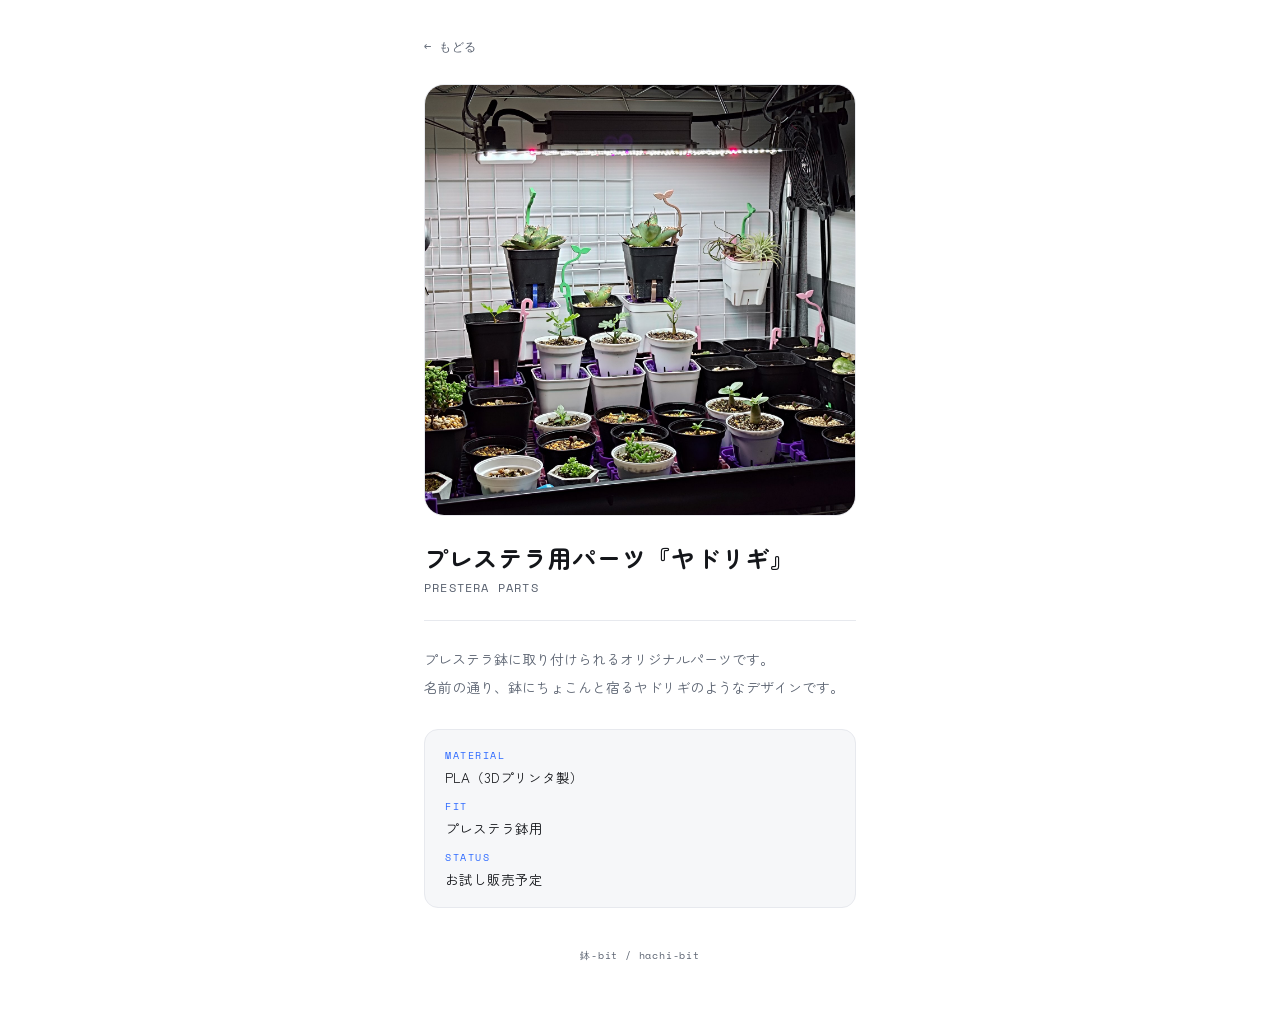
<file: yadorigi/index.html>
<!DOCTYPE html>
<html lang="ja">
<head>
  <meta charset="UTF-8">
  <meta name="viewport" content="width=device-width, initial-scale=1.0">
  <title>プレステラ用パーツ『ヤドリギ』 | 鉢-bit</title>
  <meta name="description" content="プレステラ用パーツ『ヤドリギ』 — 鉢-bit(hachi-bit)の作品紹介">
  <link rel="icon" href="../icon.png">
  <link rel="preconnect" href="https://fonts.googleapis.com">
  <link href="https://fonts.googleapis.com/css2?family=Zen+Maru+Gothic:wght@400;700;900&family=Space+Mono:wght@400;700&display=swap" rel="stylesheet">
  <link rel="stylesheet" href="../assets/product.css?v=2">
</head>
<body>
  <div class="container">
    <a class="back-link" href="../index.html">← もどる</a>

    <div class="hero"><img src="photo1.jpg" alt="プレステラ用パーツ『ヤドリギ』"></div>

    <div class="product-name">プレステラ用パーツ『ヤドリギ』</div>
    <div class="product-sub">prestera parts</div>

    <div class="sep"></div>

    <p class="description">プレステラ鉢に取り付けられるオリジナルパーツです。
名前の通り、鉢にちょこんと宿るヤドリギのようなデザインです。</p>

    <dl class="details">
      <dt>Material</dt>
      <dd>PLA（3Dプリンタ製）</dd>
      <dt>Fit</dt>
      <dd>プレステラ鉢用</dd>
      <dt>Status</dt>
      <dd>お試し販売予定</dd>
    </dl>

    <div class="footer">鉢-bit / hachi-bit</div>
  </div>
</body>
</html>
</file>
<file: assets/product.css>
:root {
  --ink: #14161a;
  --sub: #5a6270;
  --line: #e7e9ee;
  --bg: #ffffff;
  --bg-soft: #f6f7f9;
  --accent: #2f6bff;
  --accent-soft: rgba(47,107,255,0.08);
  --accent-border: rgba(47,107,255,0.25);
}

* {
  margin: 0;
  padding: 0;
  box-sizing: border-box;
}

body {
  background-color: var(--bg);
  color: var(--ink);
  font-family: 'Zen Maru Gothic', sans-serif;
  min-height: 100vh;
  display: flex;
  justify-content: center;
}

.container {
  width: 100%;
  max-width: 480px;
  padding: 32px 24px 64px;
}

.back-link {
  display: inline-flex;
  align-items: center;
  gap: 6px;
  color: var(--sub);
  text-decoration: none;
  font-family: 'Space Mono', monospace;
  font-size: 12px;
  letter-spacing: 0.05em;
  margin-bottom: 28px;
  transition: color 0.25s;
}

.back-link:hover {
  color: var(--accent);
}

.hero {
  width: 100%;
  aspect-ratio: 1 / 1;
  border-radius: 20px;
  background: var(--bg-soft);
  border: 1px solid var(--line);
  display: flex;
  align-items: center;
  justify-content: center;
  font-size: 72px;
  margin-bottom: 24px;
  overflow: hidden;
}

.hero img {
  width: 100%;
  height: 100%;
  object-fit: cover;
}

.product-name {
  font-size: 24px;
  font-weight: 700;
  color: var(--ink);
  letter-spacing: 0.03em;
  margin-bottom: 4px;
}

.product-sub {
  font-size: 12px;
  color: var(--sub);
  font-family: 'Space Mono', monospace;
  letter-spacing: 0.1em;
  text-transform: uppercase;
  margin-bottom: 24px;
}

.sep {
  width: 100%;
  height: 1px;
  background: var(--line);
  margin-bottom: 24px;
}

.description {
  font-size: 14px;
  line-height: 2;
  color: var(--sub);
  margin-bottom: 28px;
  white-space: pre-line;
}

.details {
  border: 1px solid var(--line);
  border-radius: 14px;
  background: var(--bg-soft);
  padding: 18px 20px;
  margin-bottom: 28px;
}

.details dt {
  font-family: 'Space Mono', monospace;
  font-size: 10px;
  color: var(--accent);
  letter-spacing: 0.15em;
  text-transform: uppercase;
  margin-top: 12px;
}

.details dt:first-child {
  margin-top: 0;
}

.details dd {
  font-size: 13.5px;
  color: var(--ink);
  margin-top: 4px;
}

.footer {
  text-align: center;
  margin-top: 40px;
  font-size: 10px;
  color: var(--sub);
  font-family: 'Space Mono', monospace;
  letter-spacing: 0.08em;
}
</file>
